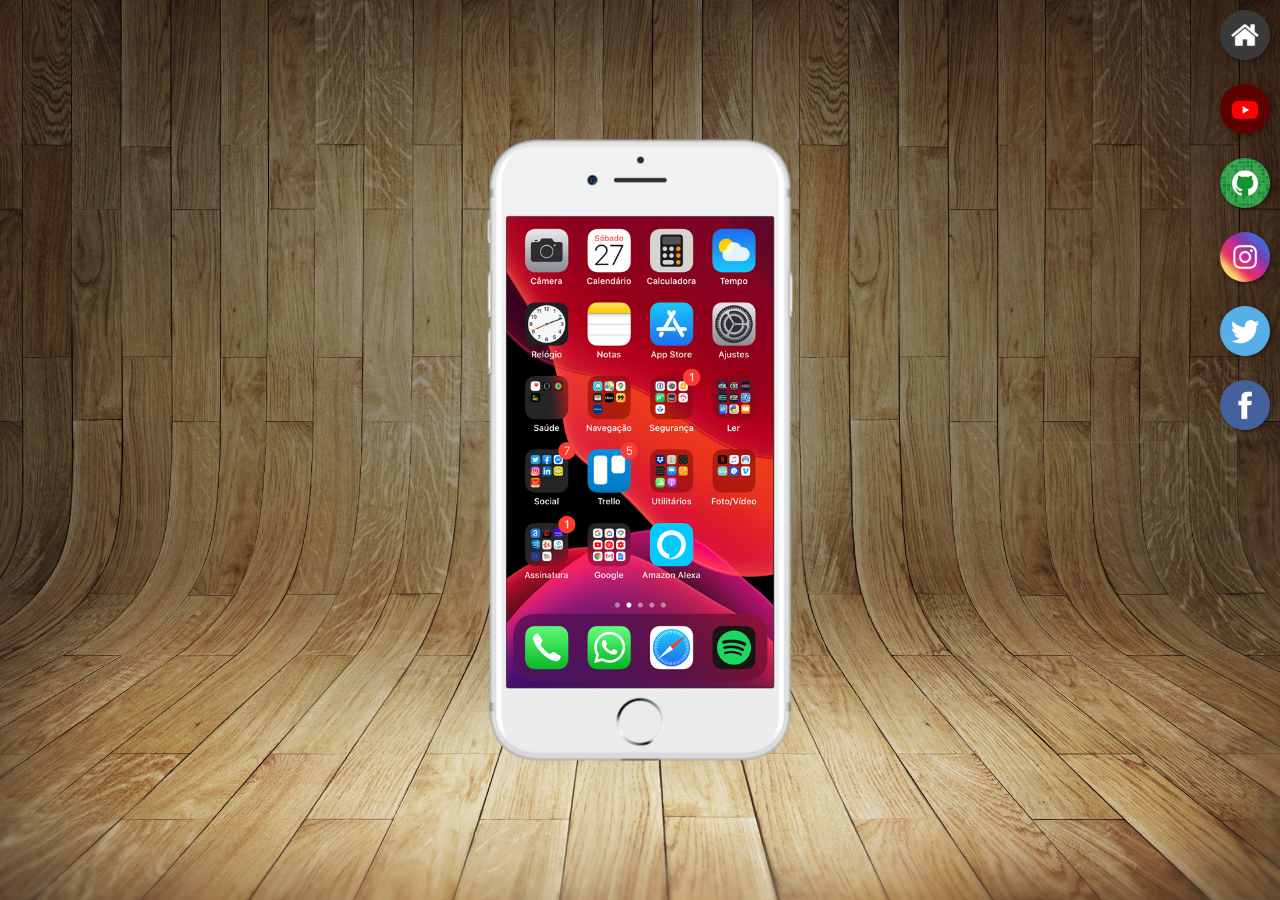
<file: index.html>
<!DOCTYPE html>
<html lang="pt-br">
<head>
    <meta charset="UTF-8">
    <meta http-equiv="X-UA-Compatible" content="IE=edge">
    <meta name="viewport" content="width=device-width, initial-scale=1.0">
    <link rel="shortcut icon" href="favicon.ico" type="image/x-icon">
    <link rel="stylesheet" href="estilos/style.css">
    <title>Projeto Redes Sociais</title>
</head>
<body>
    <main>
        <section id="telefone">
            <iframe src="home.html" name="tela" id="tela" frameborder="0">
                Seu navegador não é compatível com isso.
            </iframe>
        </section>
        <section id="redes-sociais">
            <a href="home.html" target="tela"><img src="imagens/logo-home.jpg" alt="home"></a> <br>
            <a href="youtube.html" target="tela"><img src="imagens/logo-youtube.jpg" alt="youtube"></a> <br>
            <a href="github.html" target="tela"><img src="imagens/logo-github.jpg" alt="github"></a> <br>
            <a href="instagram.html" target="tela"><img src="imagens/logo-instagram.jpg" alt="instagram"></a> <br>
            <a href="twitter.html" target="tela"><img src="imagens/logo-twitter.jpg" alt="twitter"></a> <br>
            <a href="facebook.html" target="tela"><img src="imagens/logo-facebook.jpg" alt="facebook"></a>
        </section>
    </main>
</body>
</html>
</file>
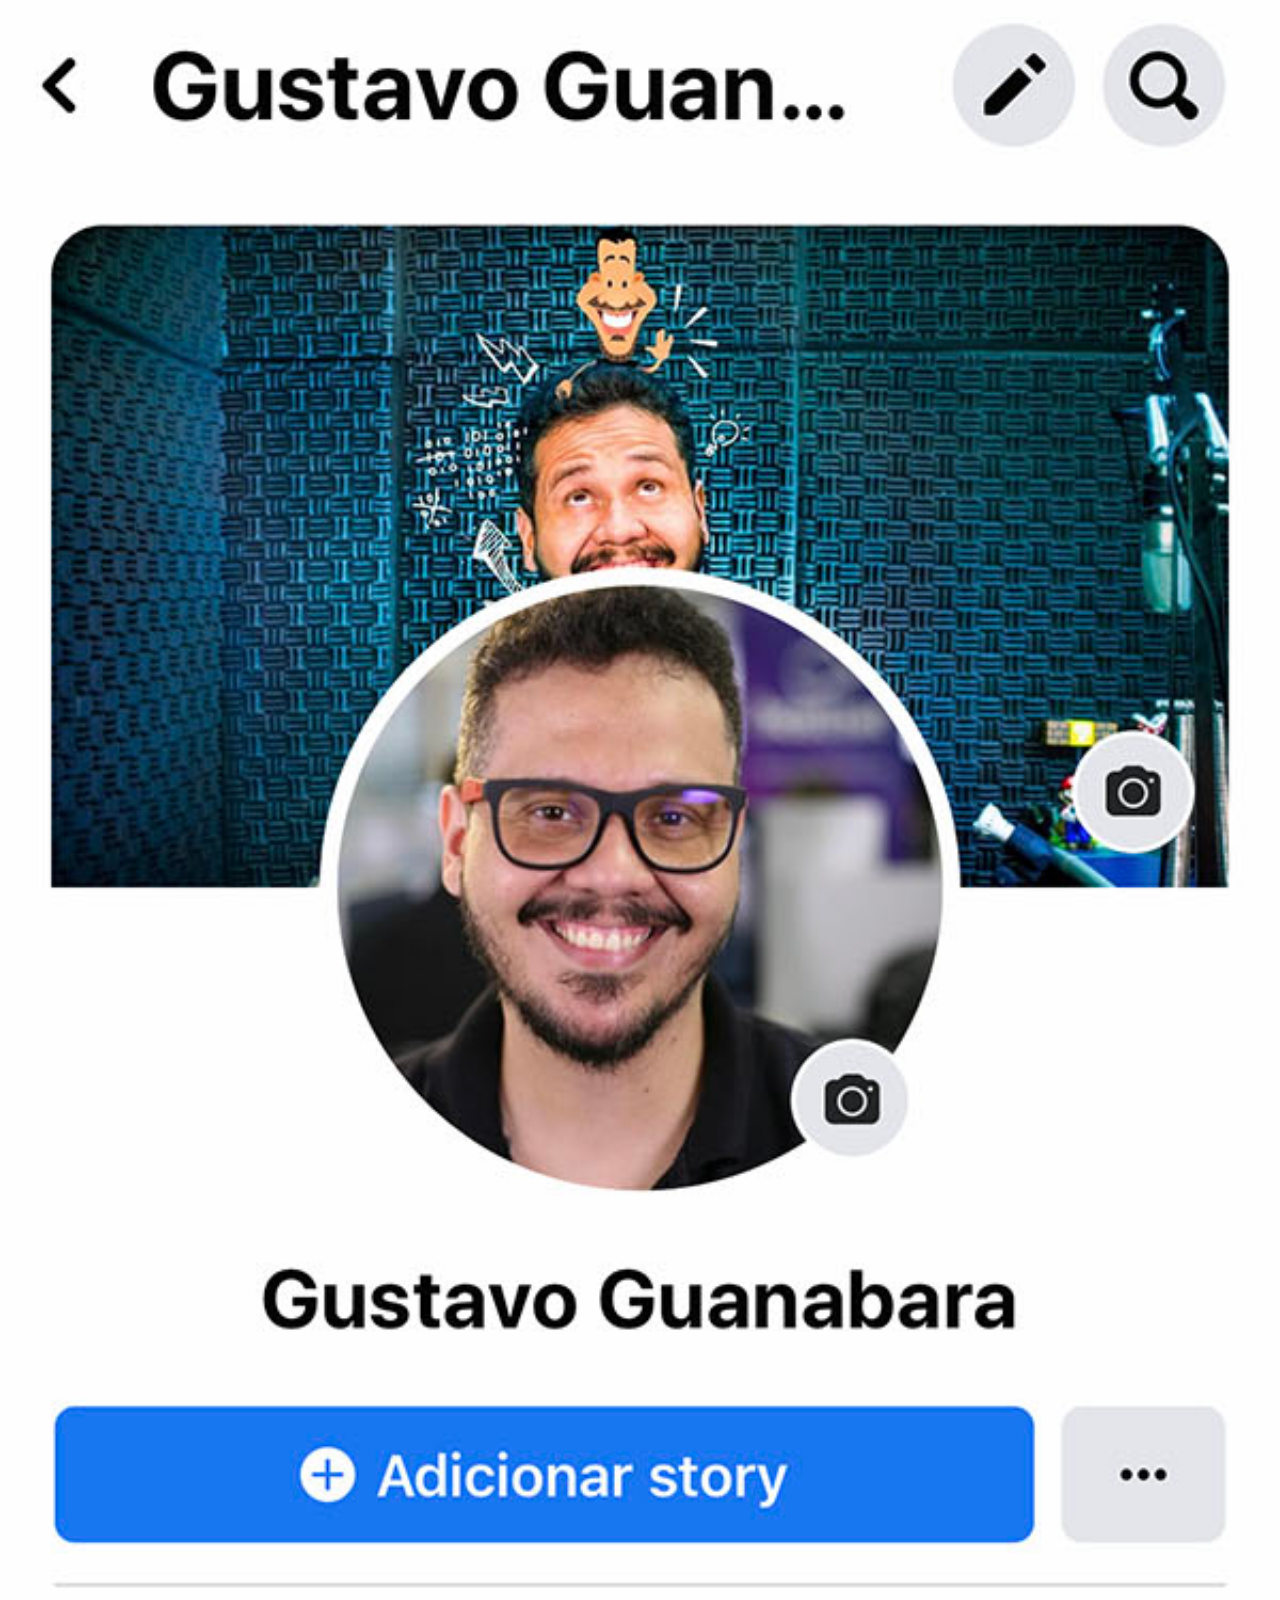
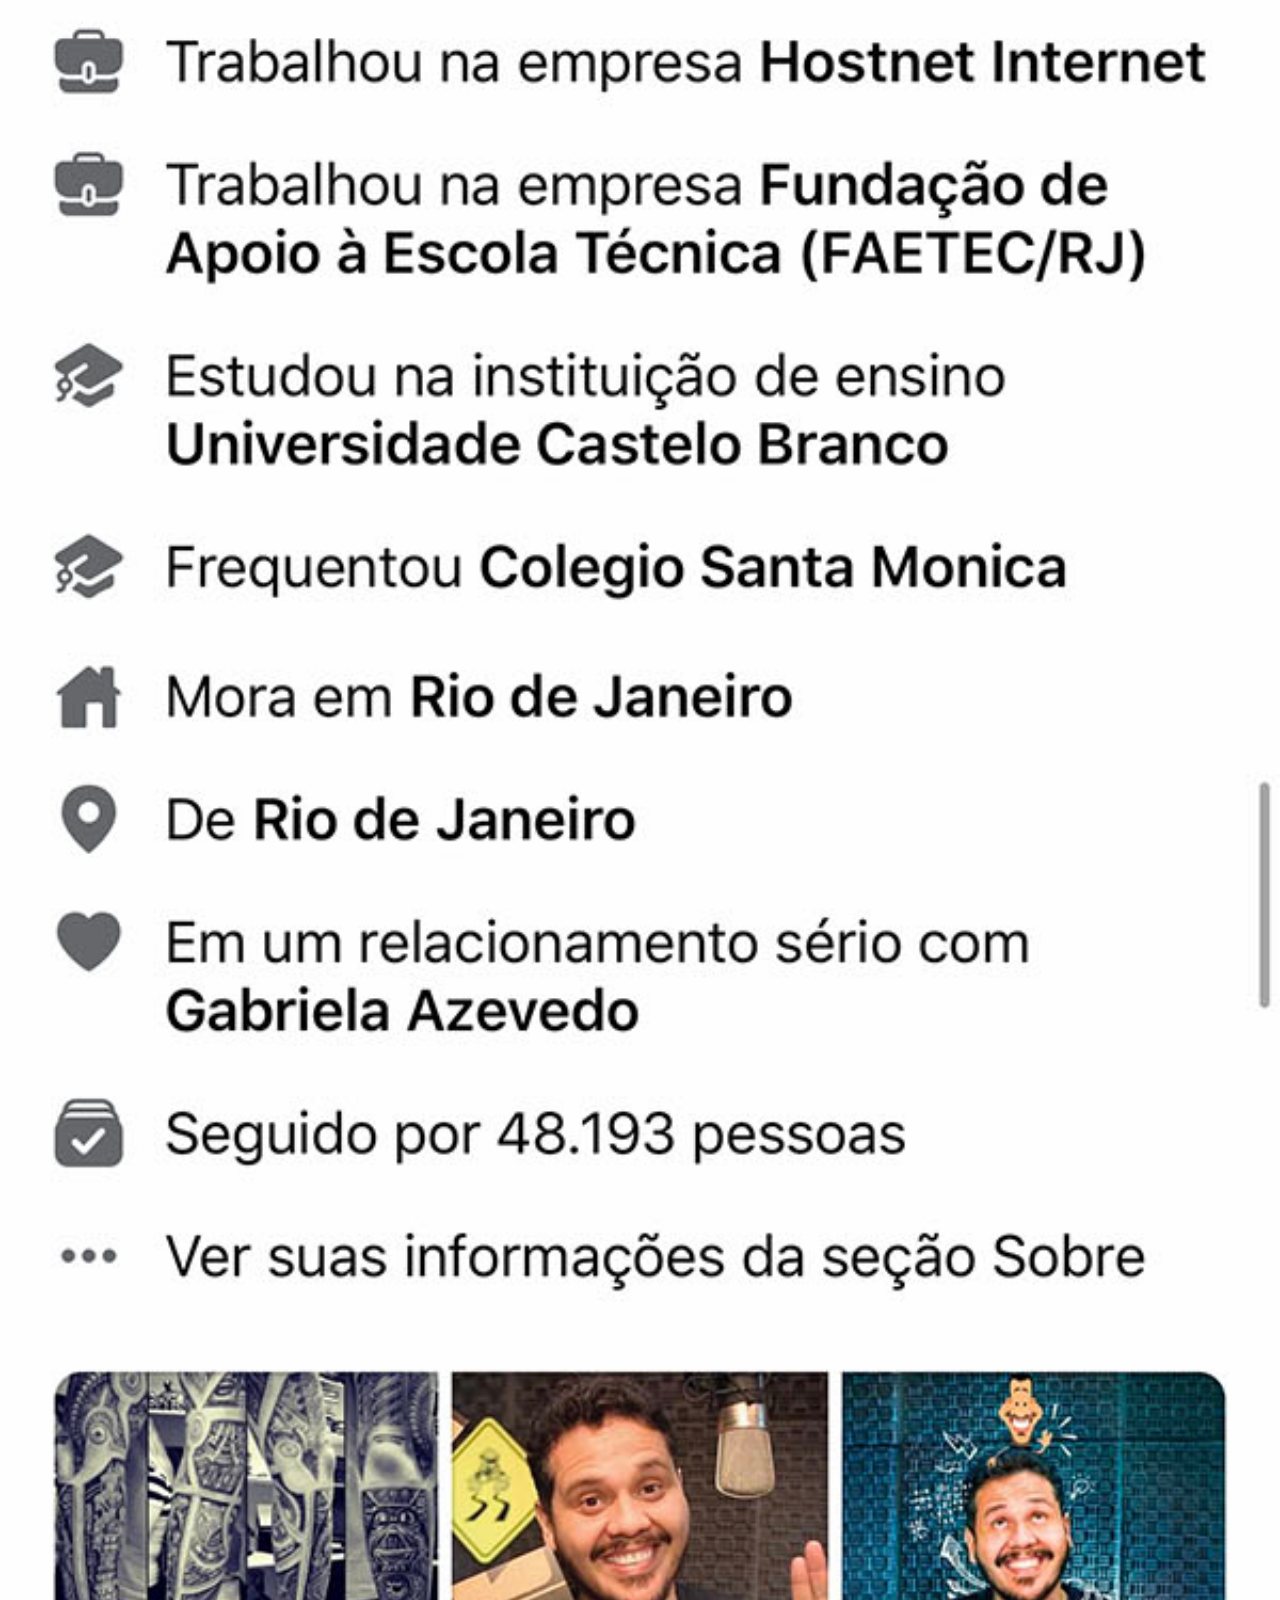
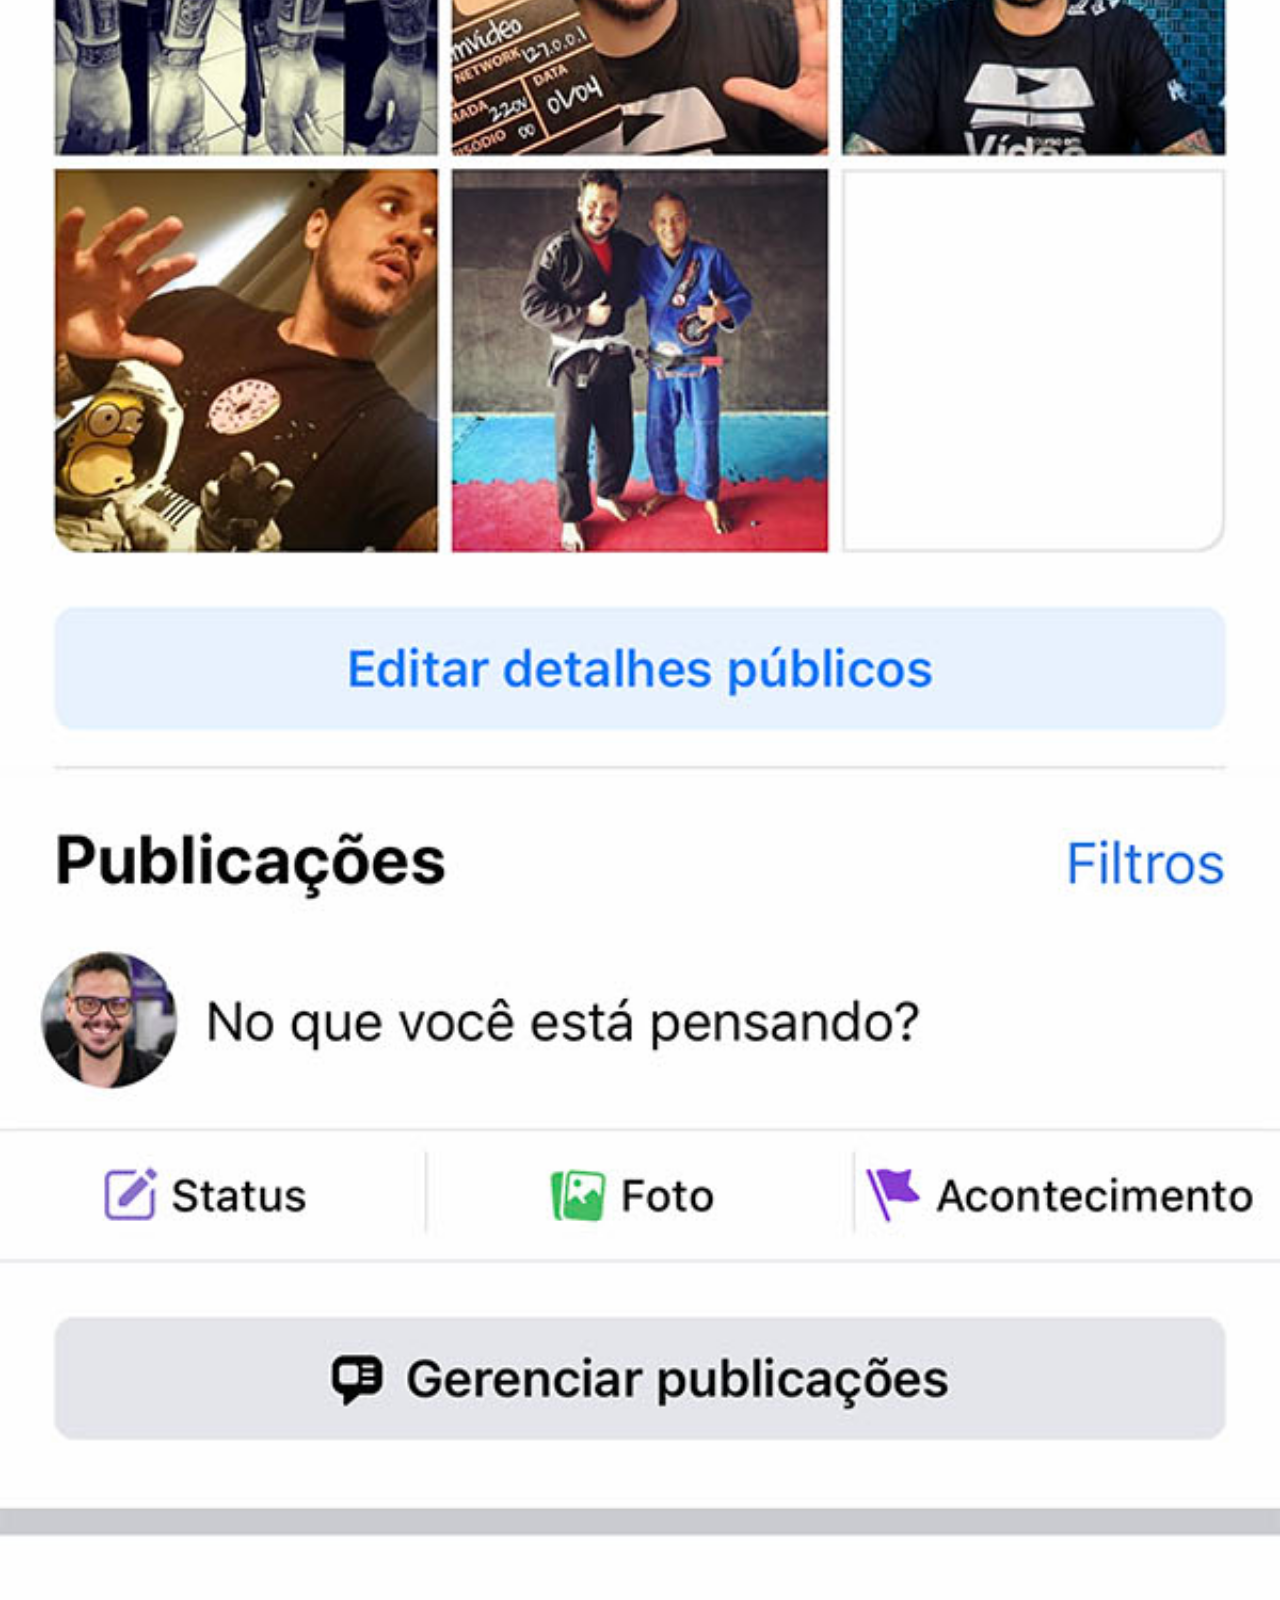
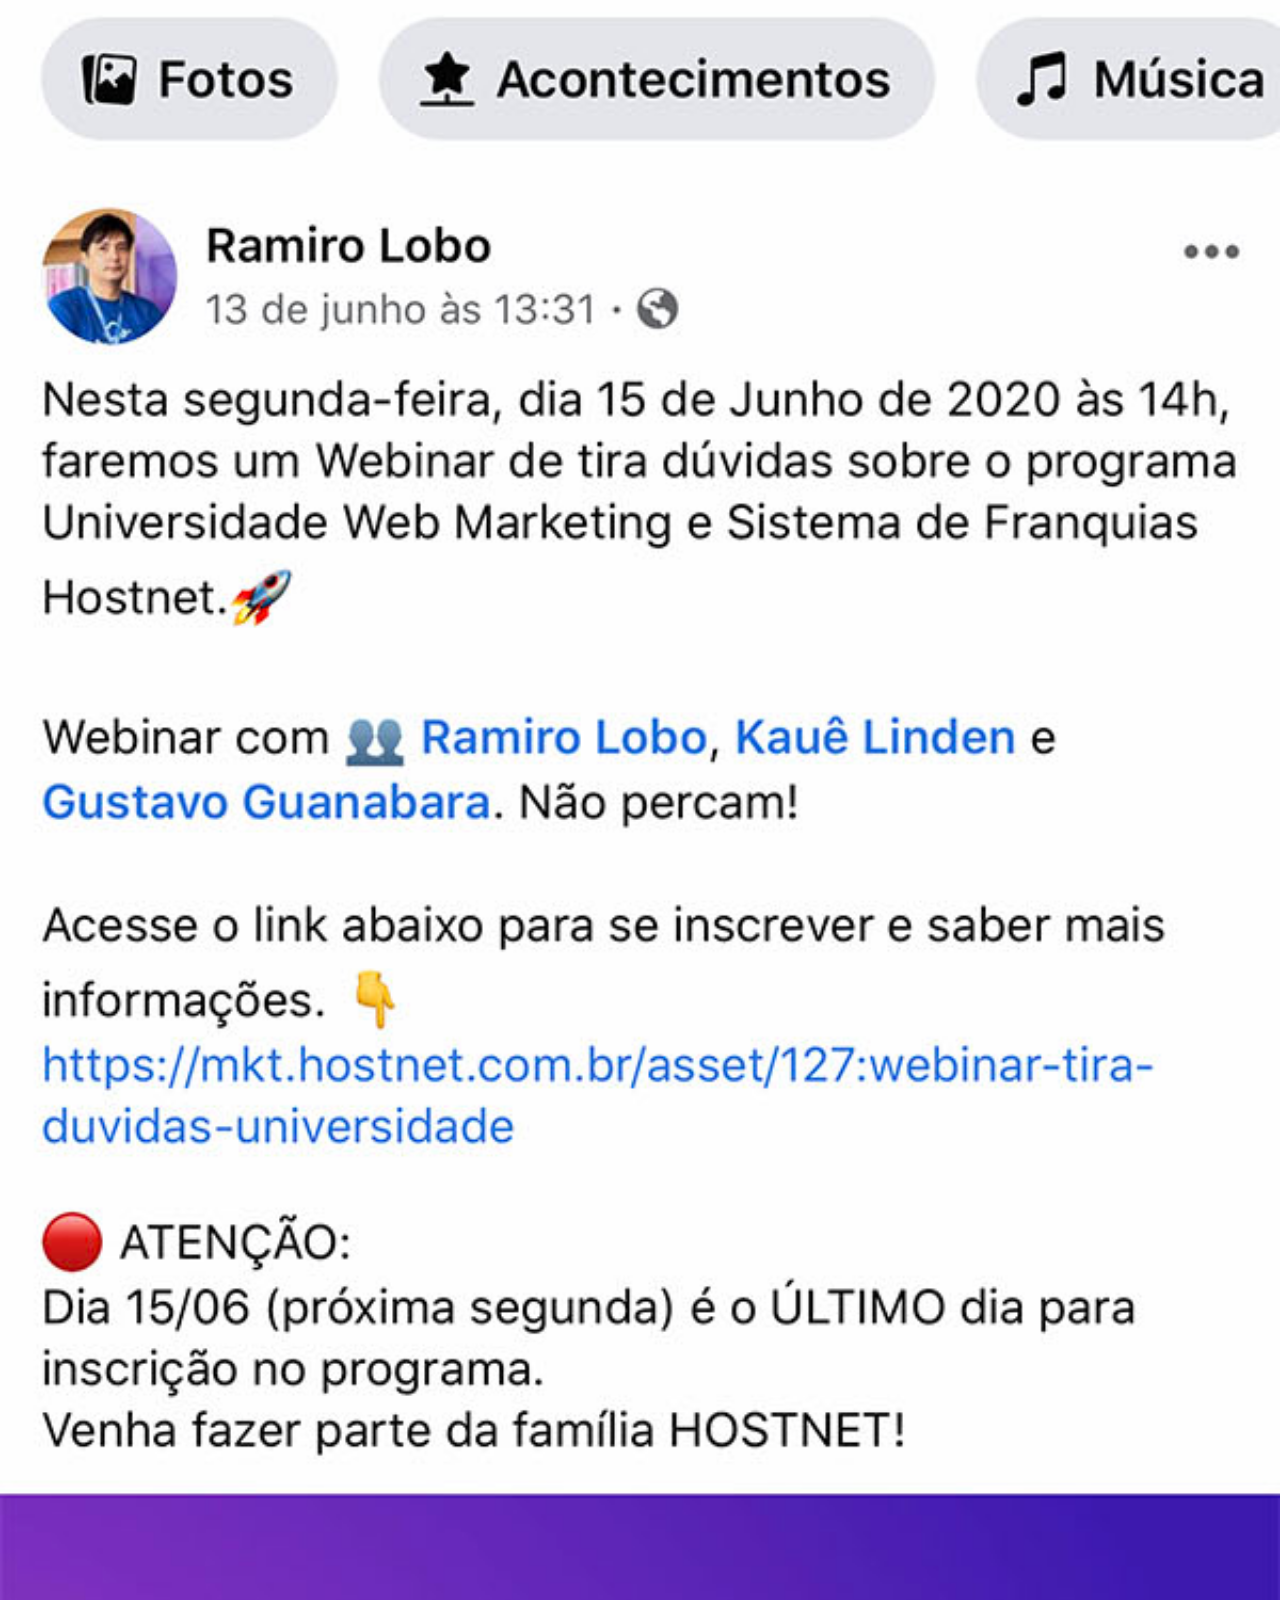
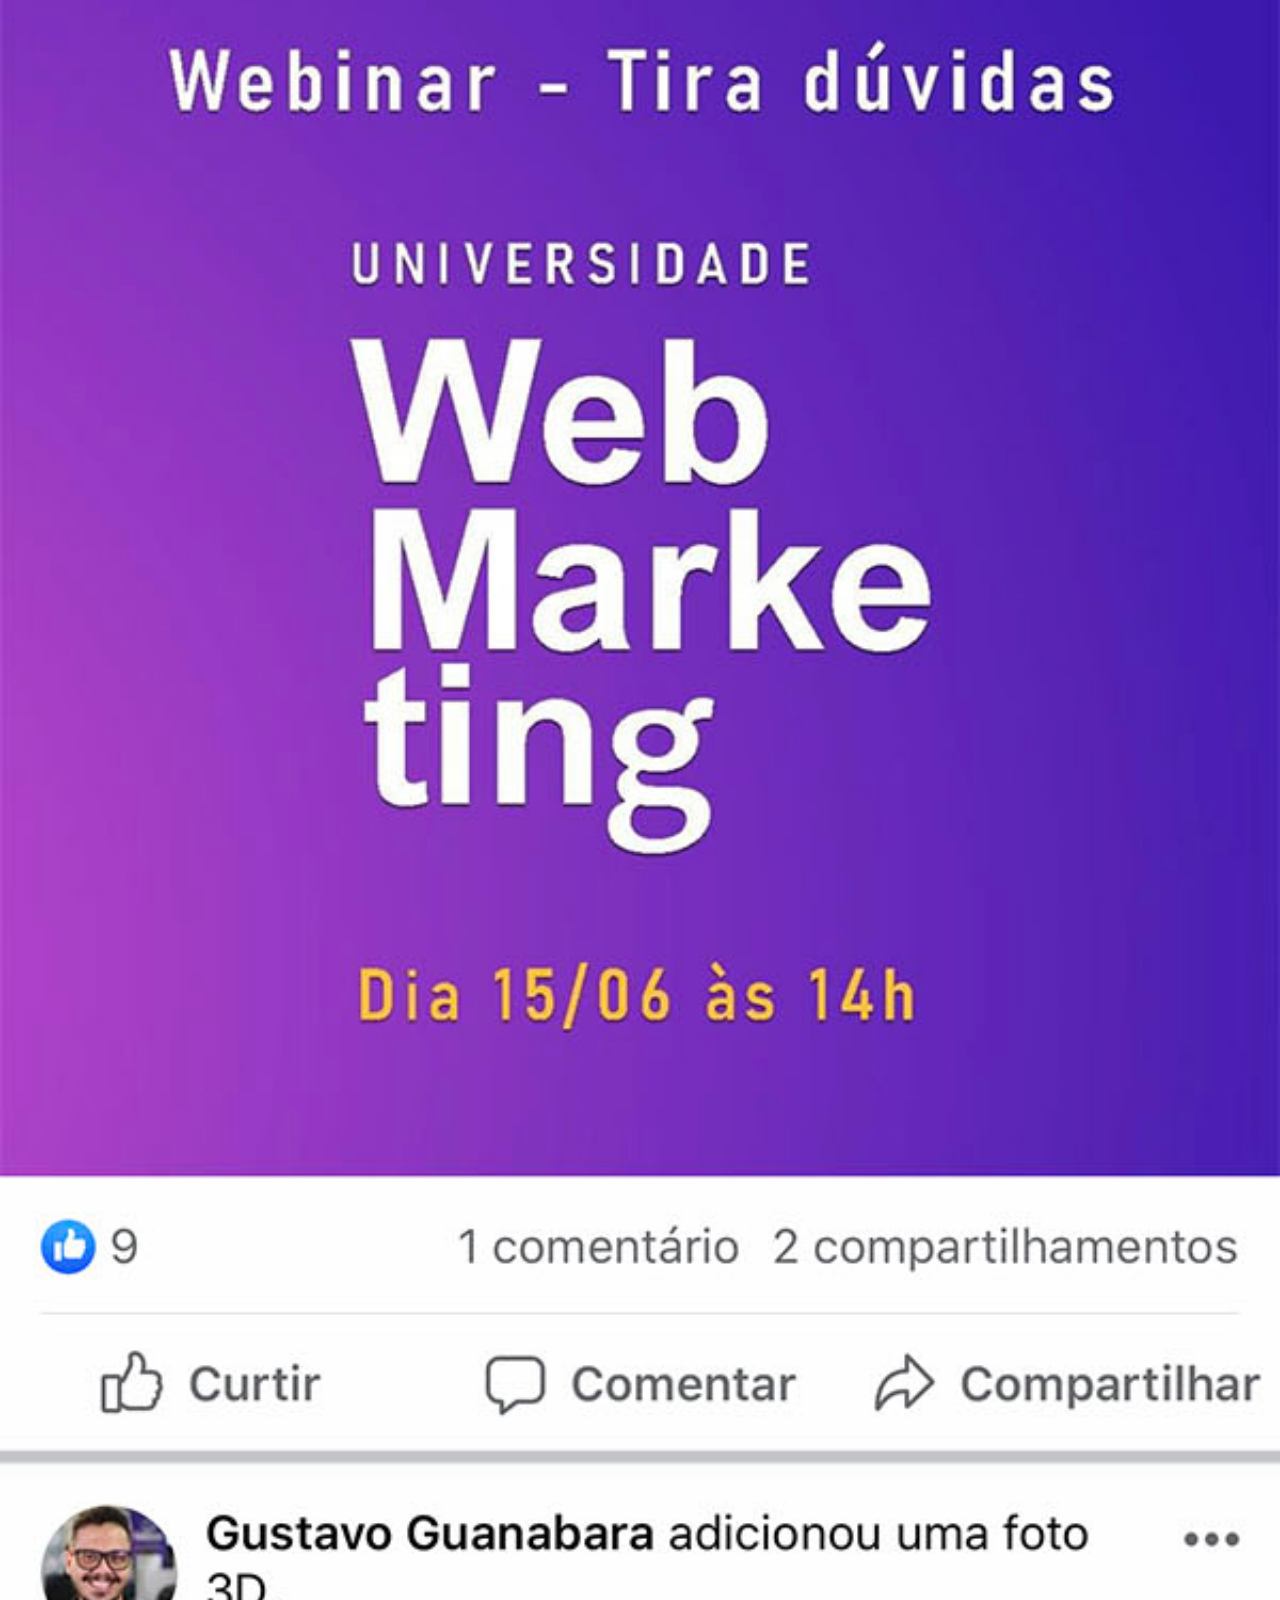
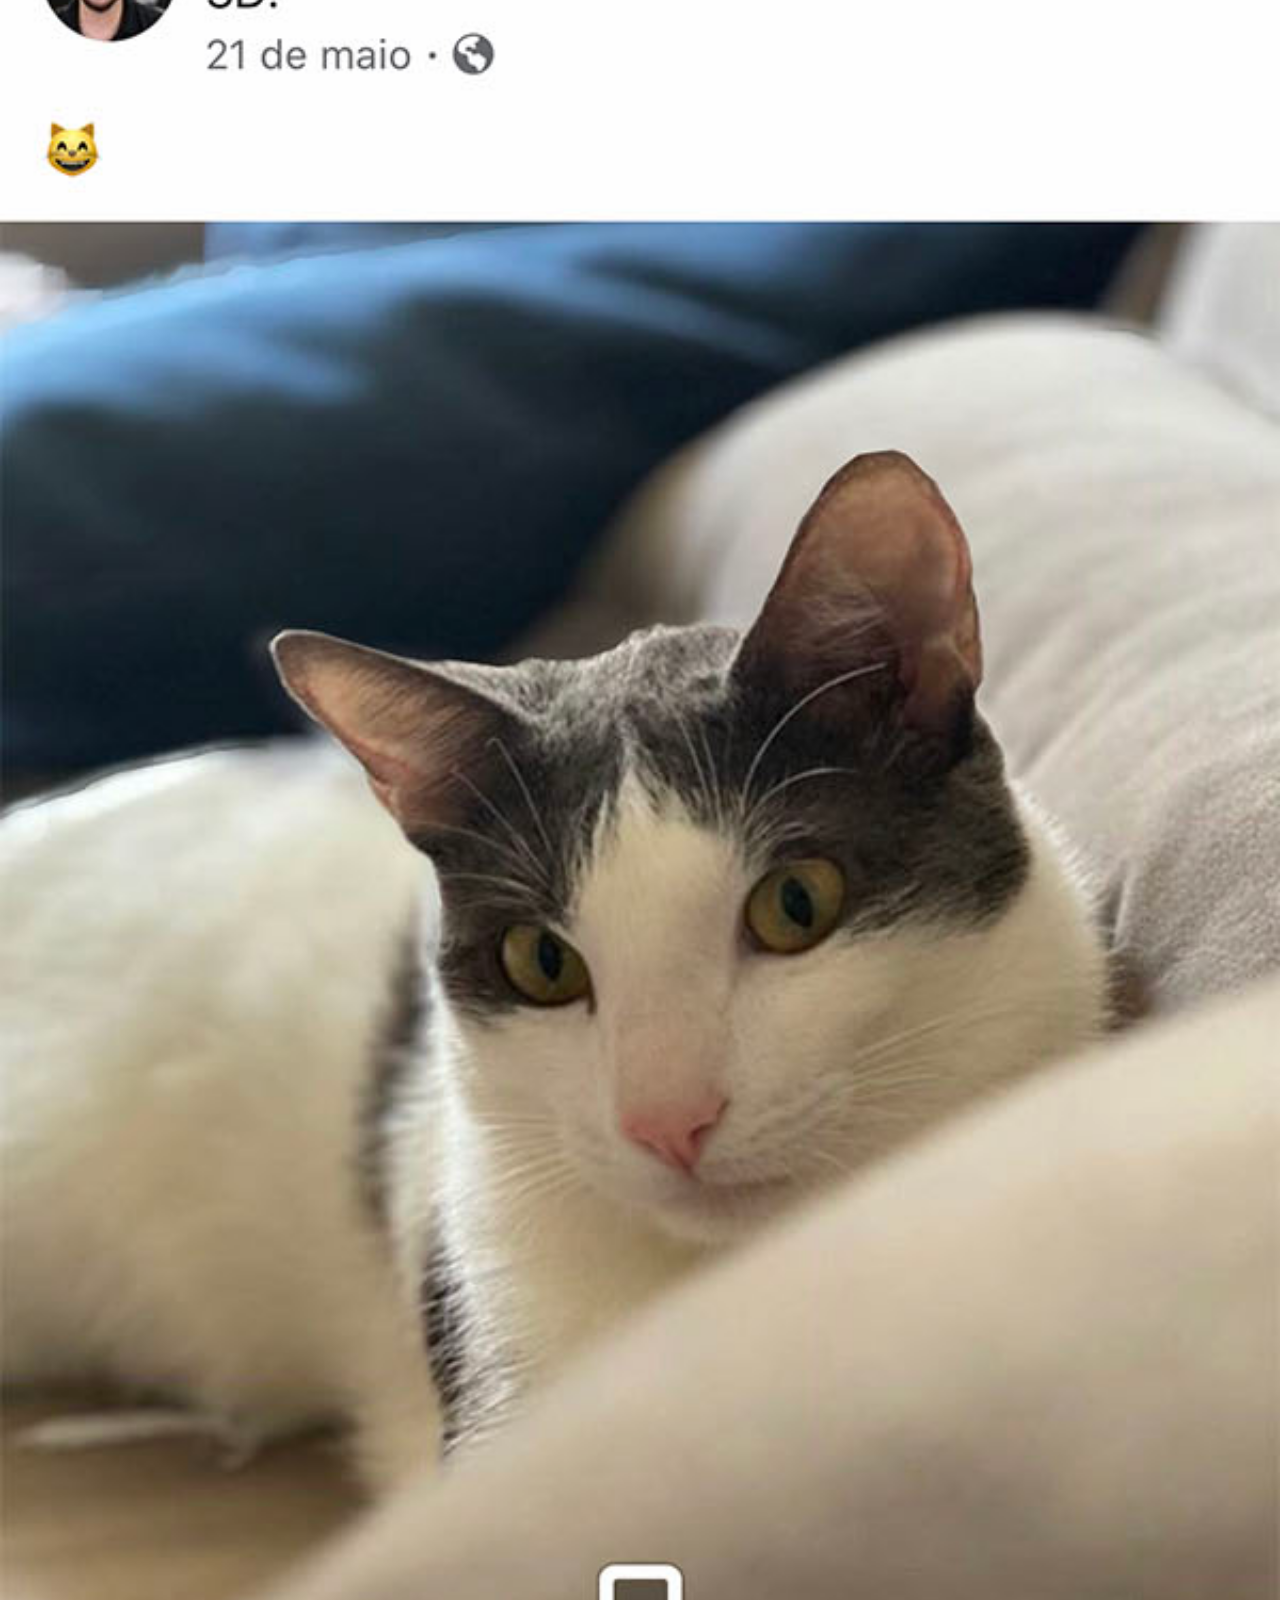
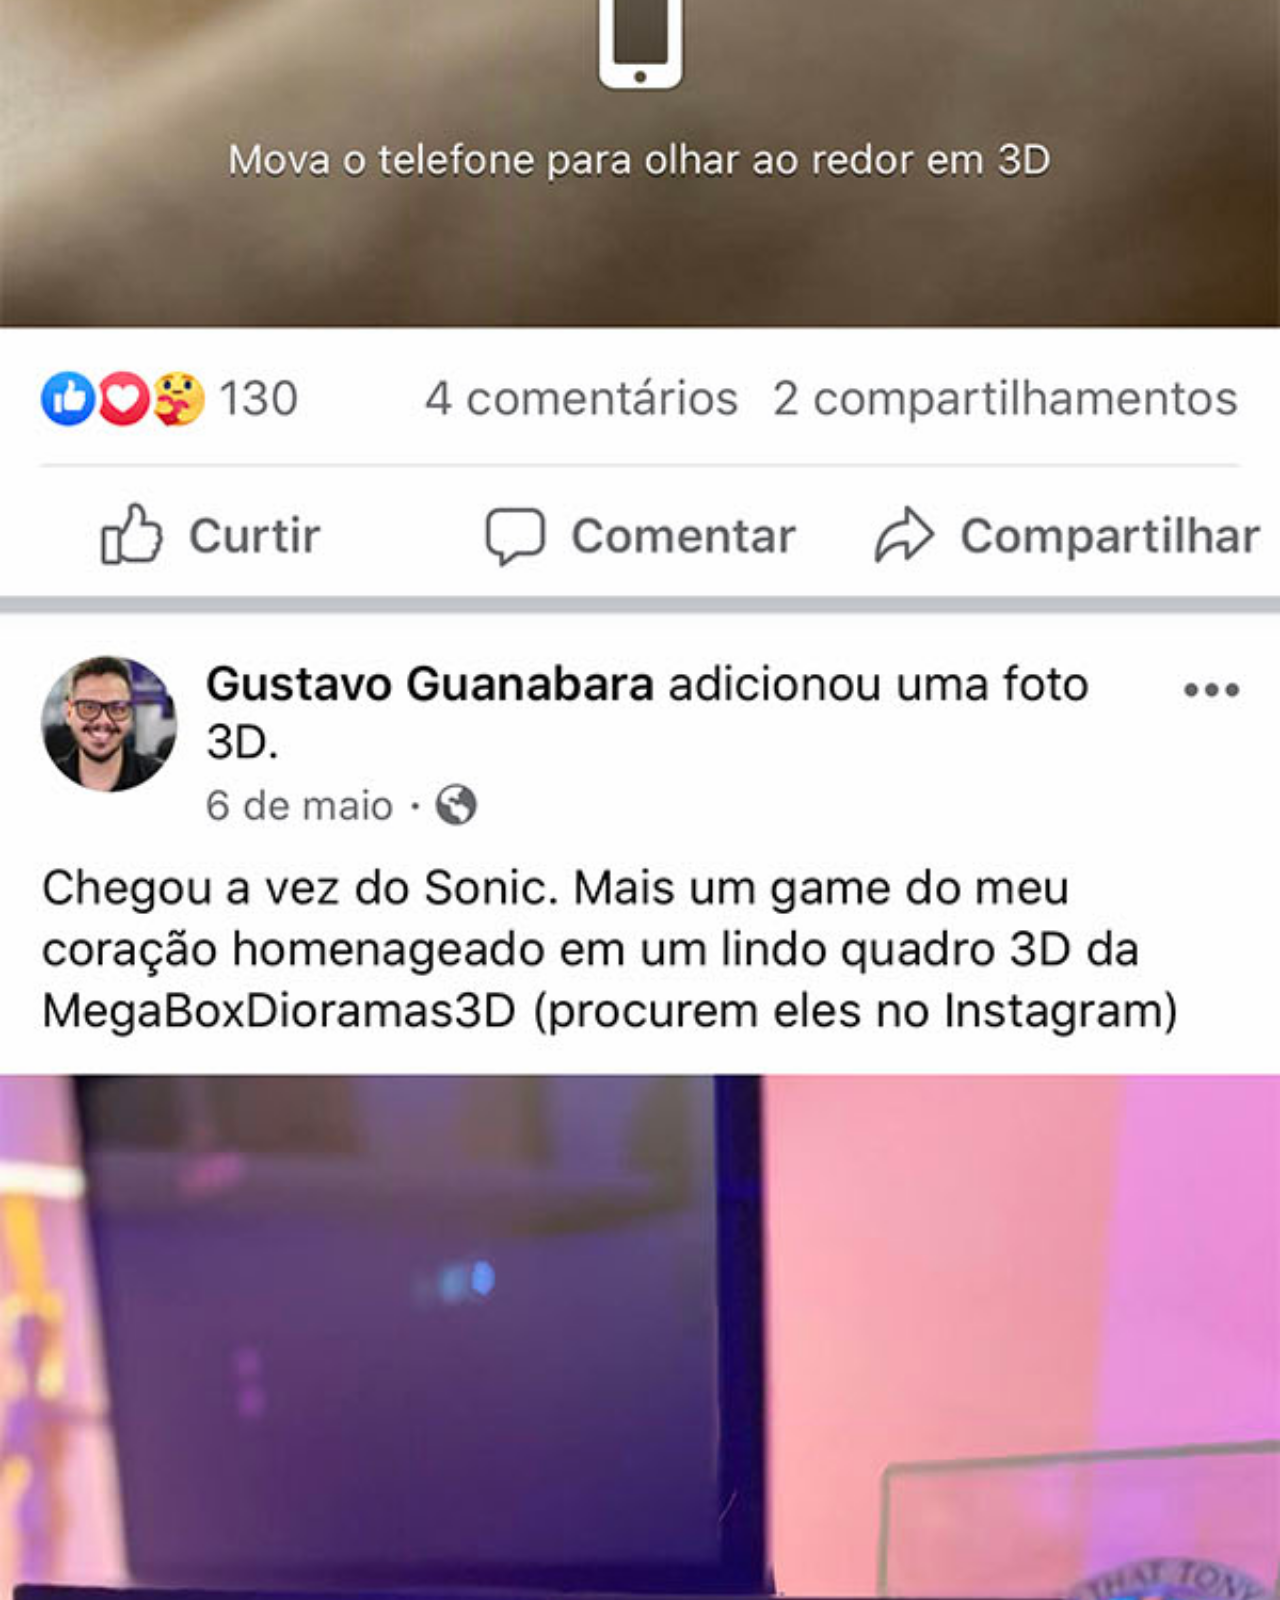
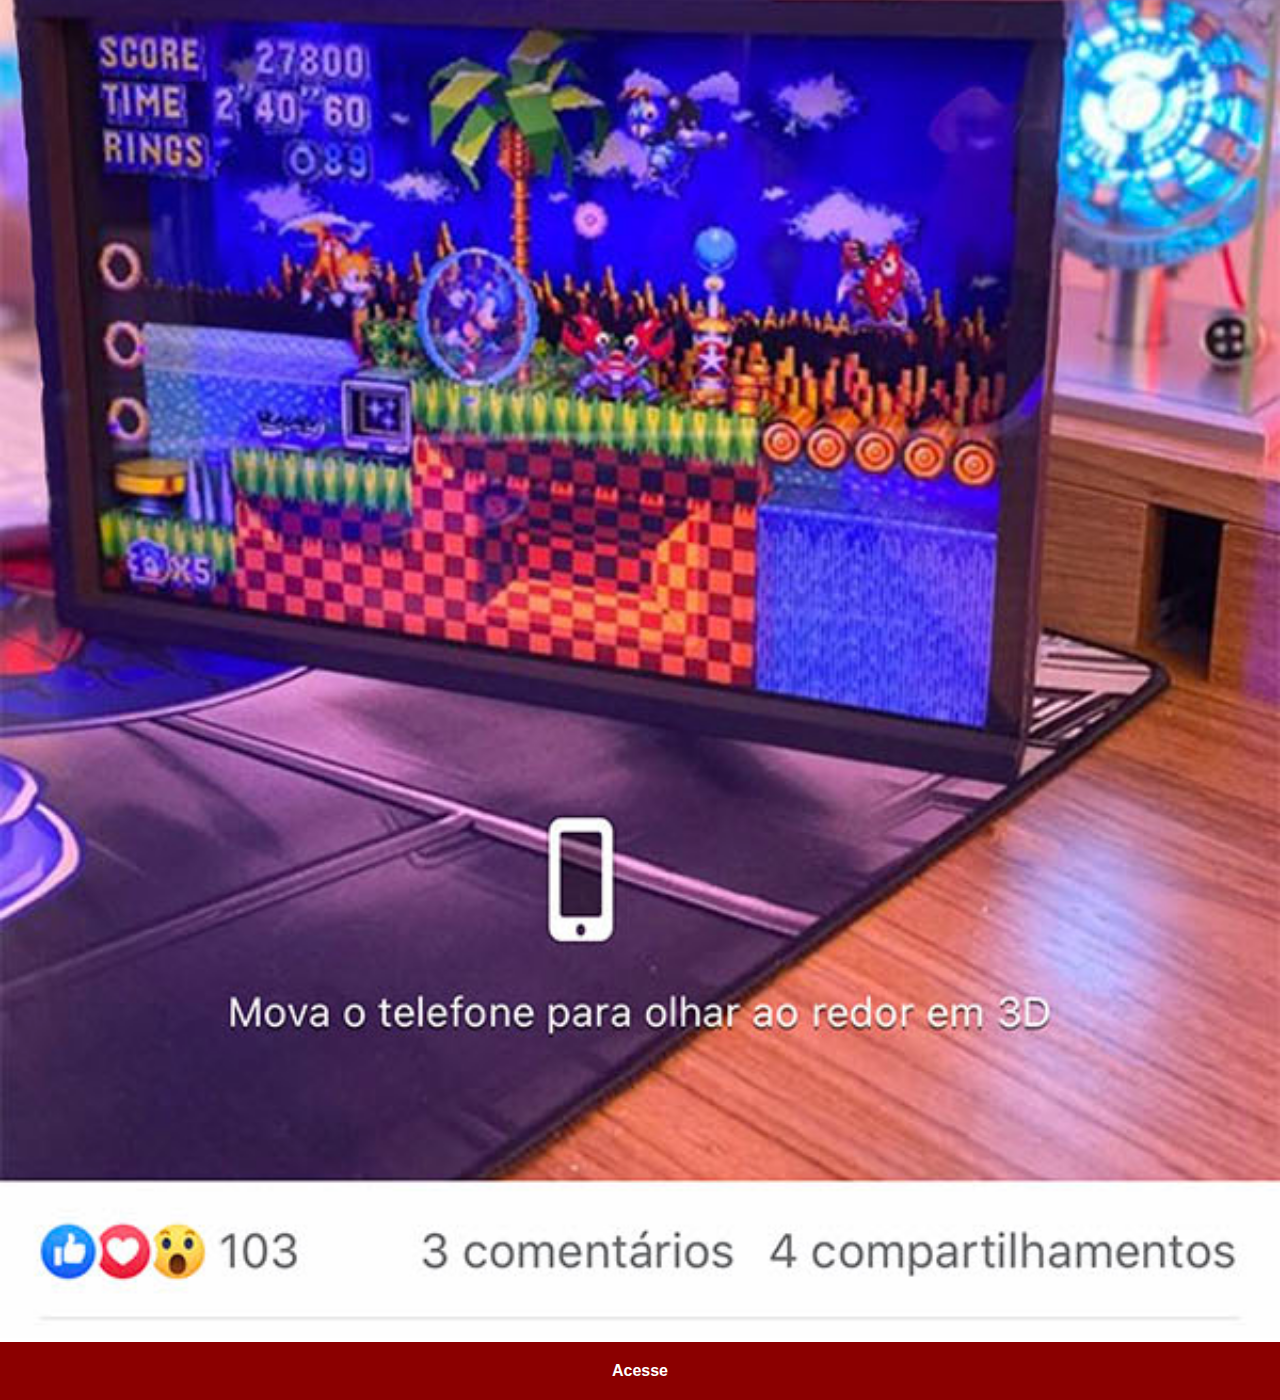
<file: facebook.html>
<!DOCTYPE html>
<html lang="pt-br">
<head>
    <meta charset="UTF-8">
    <meta http-equiv="X-UA-Compatible" content="IE=edge">
    <meta name="viewport" content="width=device-width, initial-scale=1.0">
    <link rel="stylesheet" href="estilos/socials.css">
    <title>Facebook</title>
</head>
<body>
    <img src="imagens/tela-facebook.jpg" alt="facebook">
    <a href="https://www.facebook.com/gustavoguanabara/?locale=pt_BR" target="_blank">Acesse</a>
</body>
</html>
</file>
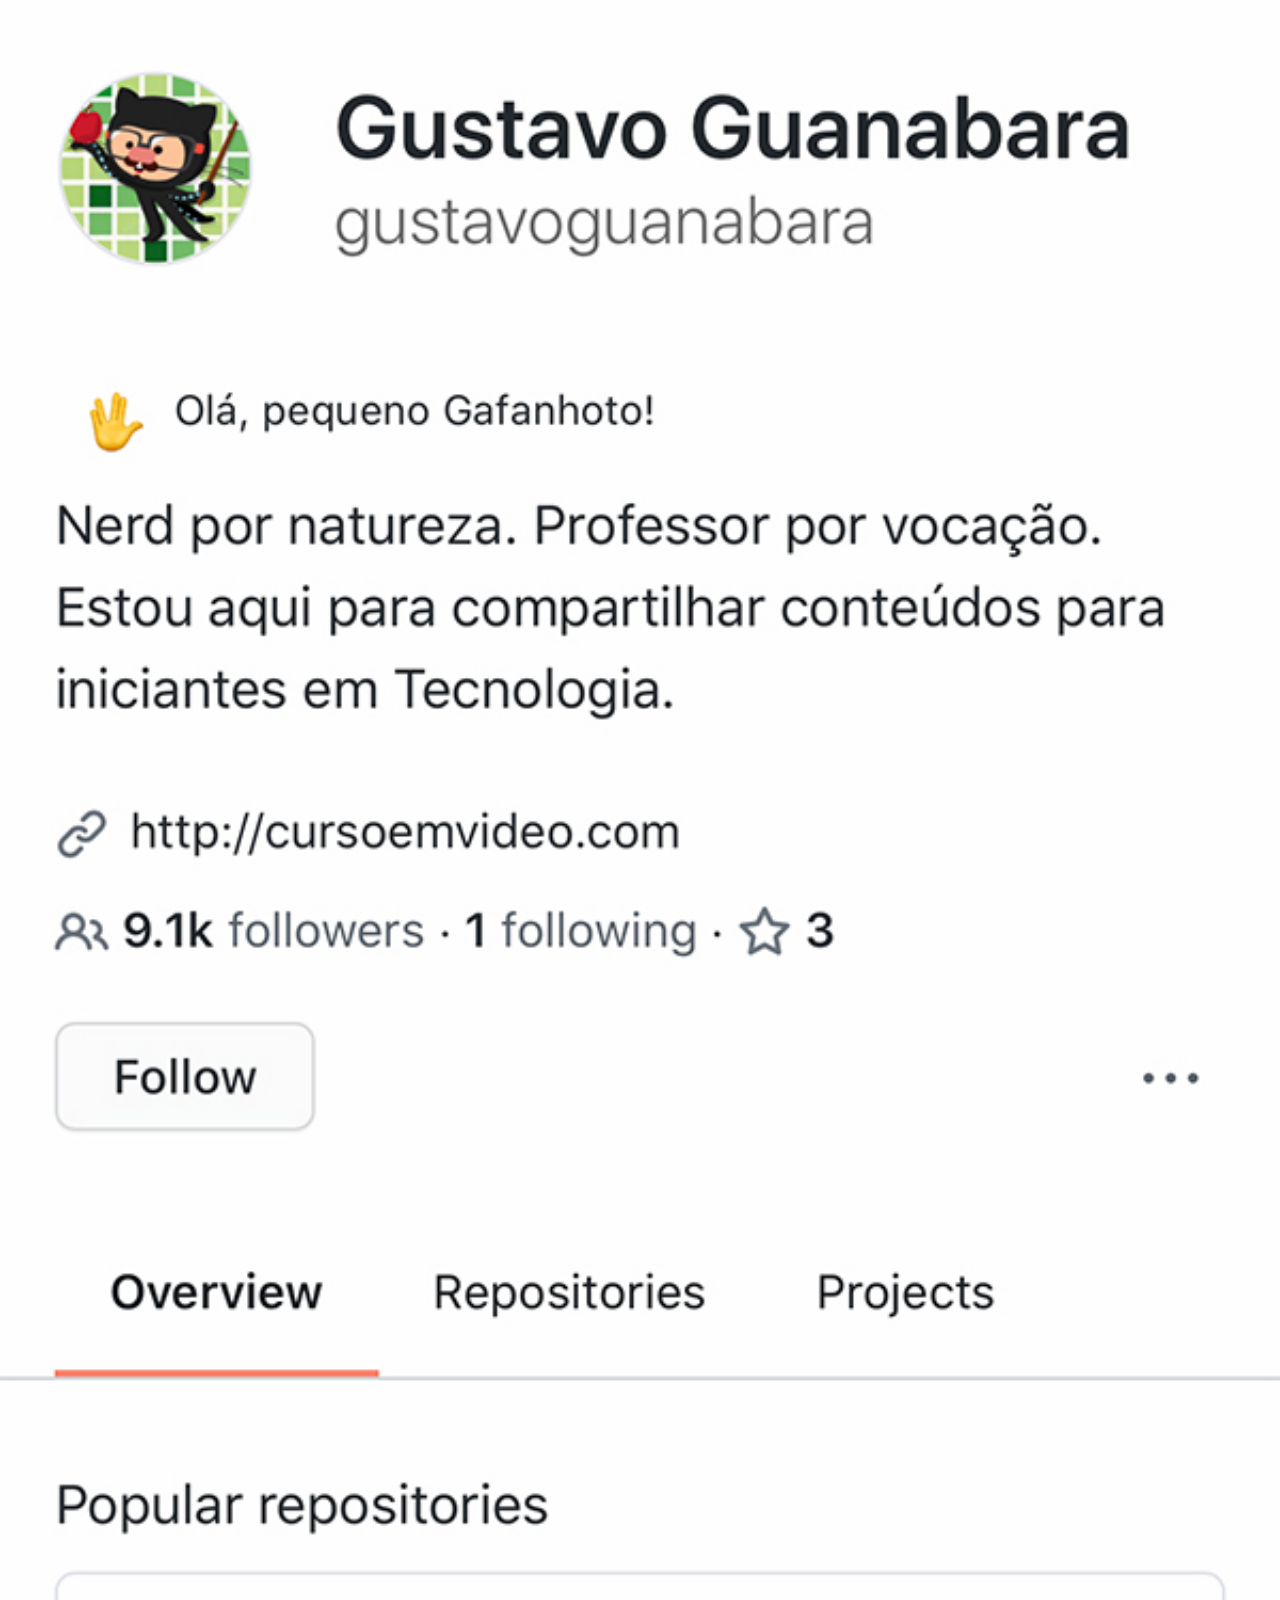
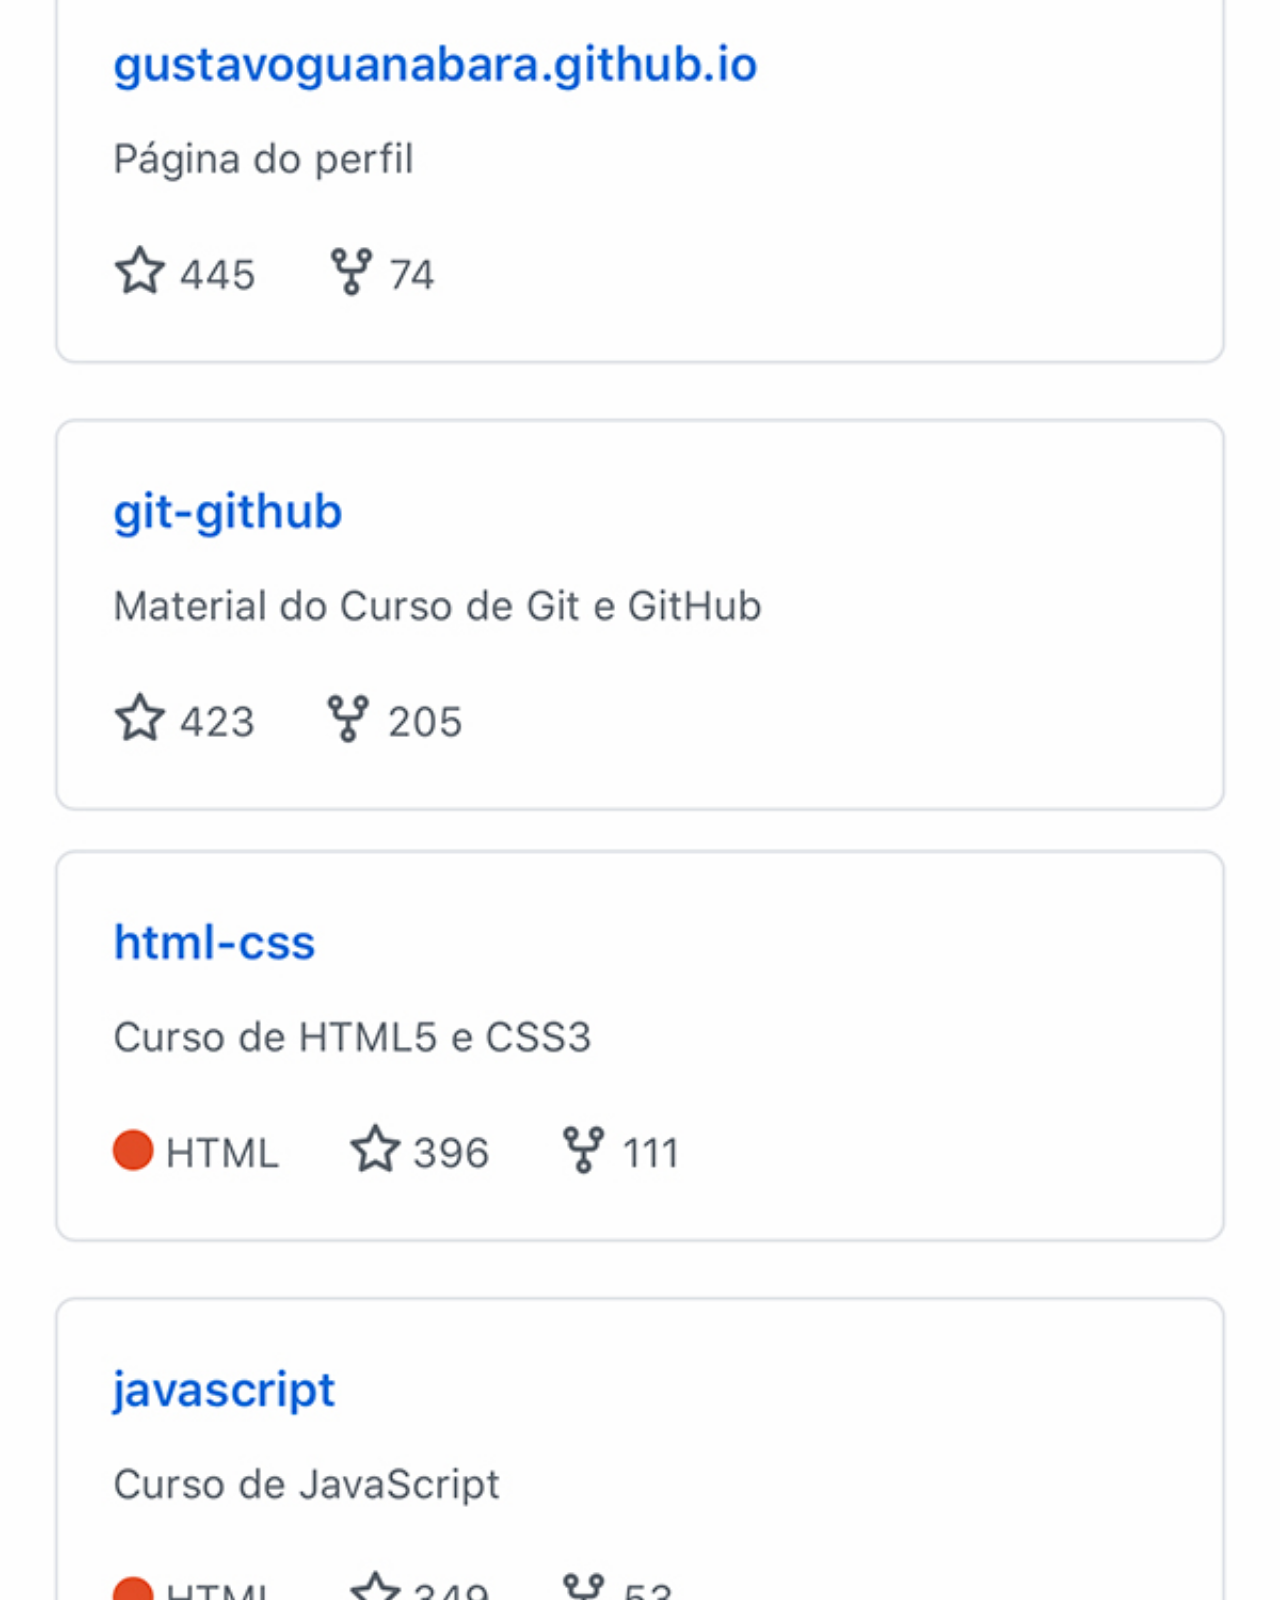
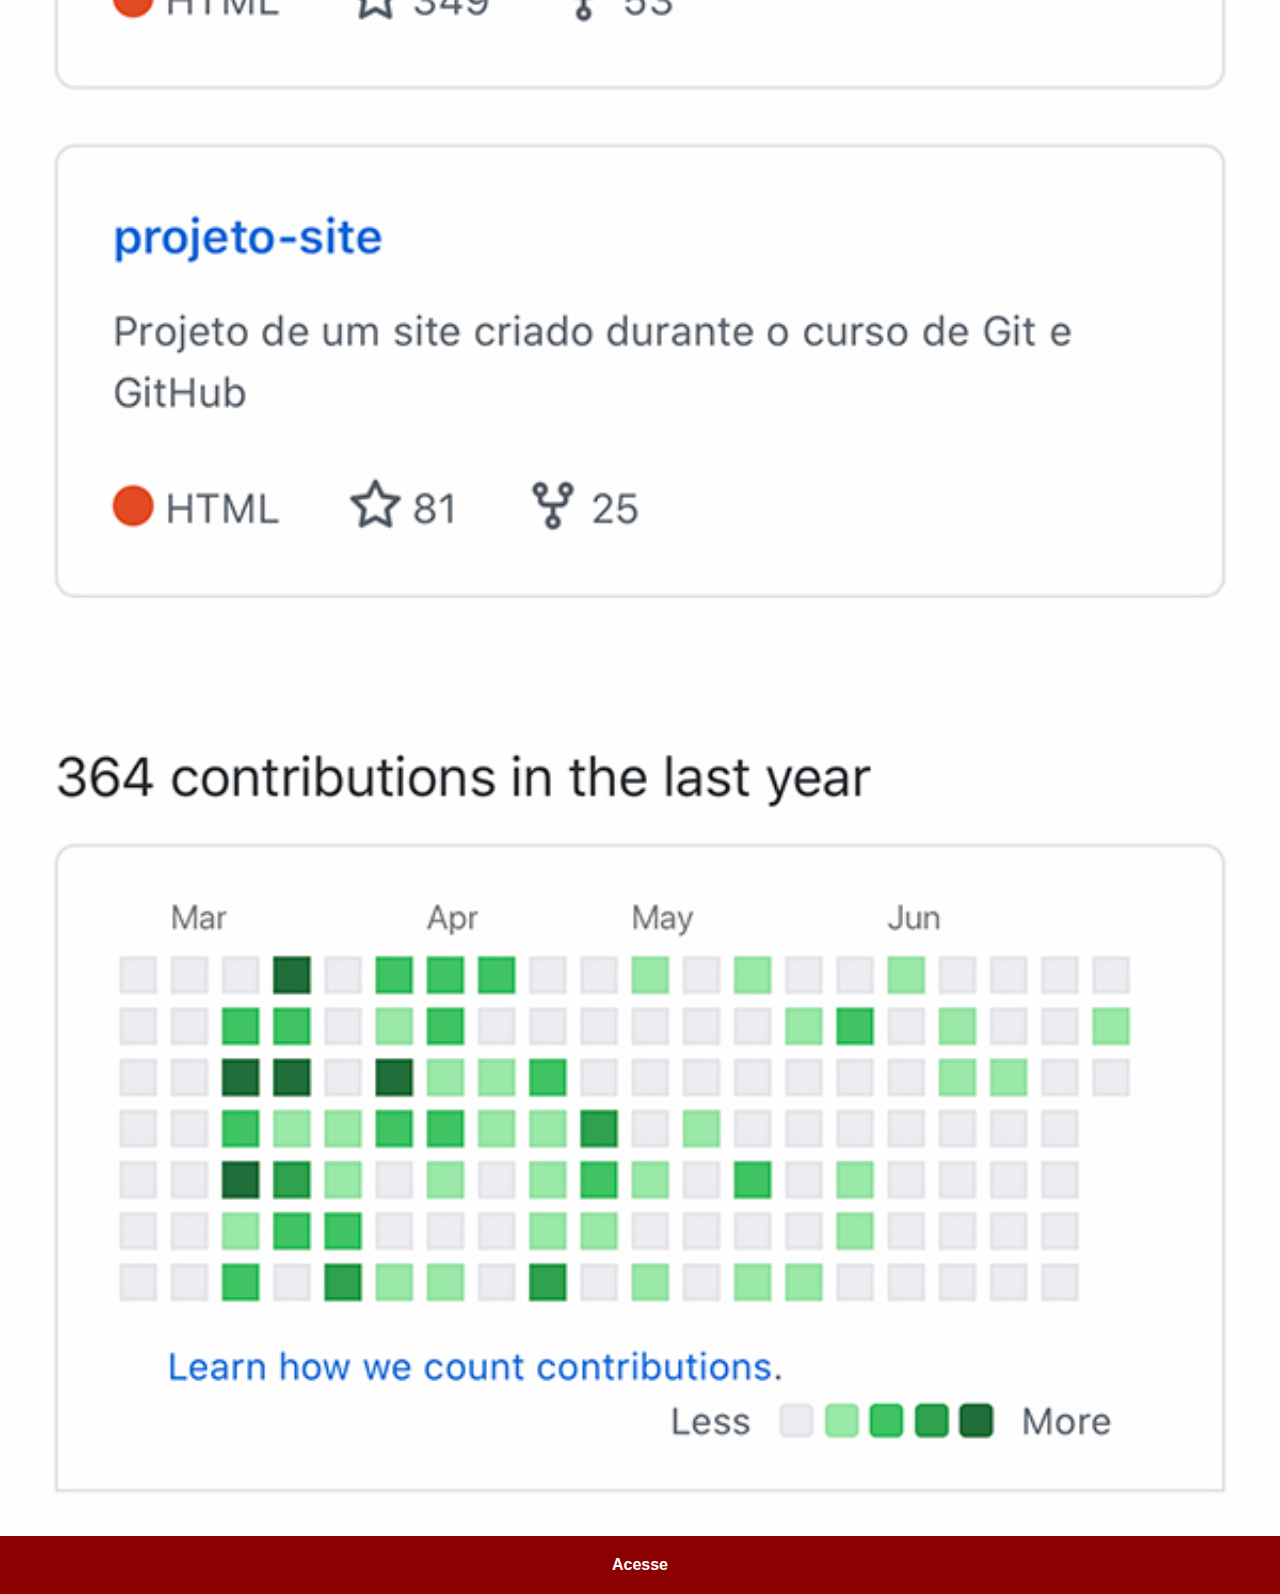
<file: github.html>
<!DOCTYPE html>
<html lang="pt-br">
<head>
    <meta charset="UTF-8">
    <meta http-equiv="X-UA-Compatible" content="IE=edge">
    <meta name="viewport" content="width=device-width, initial-scale=1.0">
    <link rel="stylesheet" href="estilos/socials.css">
    <title>GitHub</title>
</head>
<body>
    <img src="imagens/tela-github.jpg" alt="Github">
    <a href="https://github.com/gustavoguanabara" target="_blank">Acesse</a>
</body>
</html>
</file>
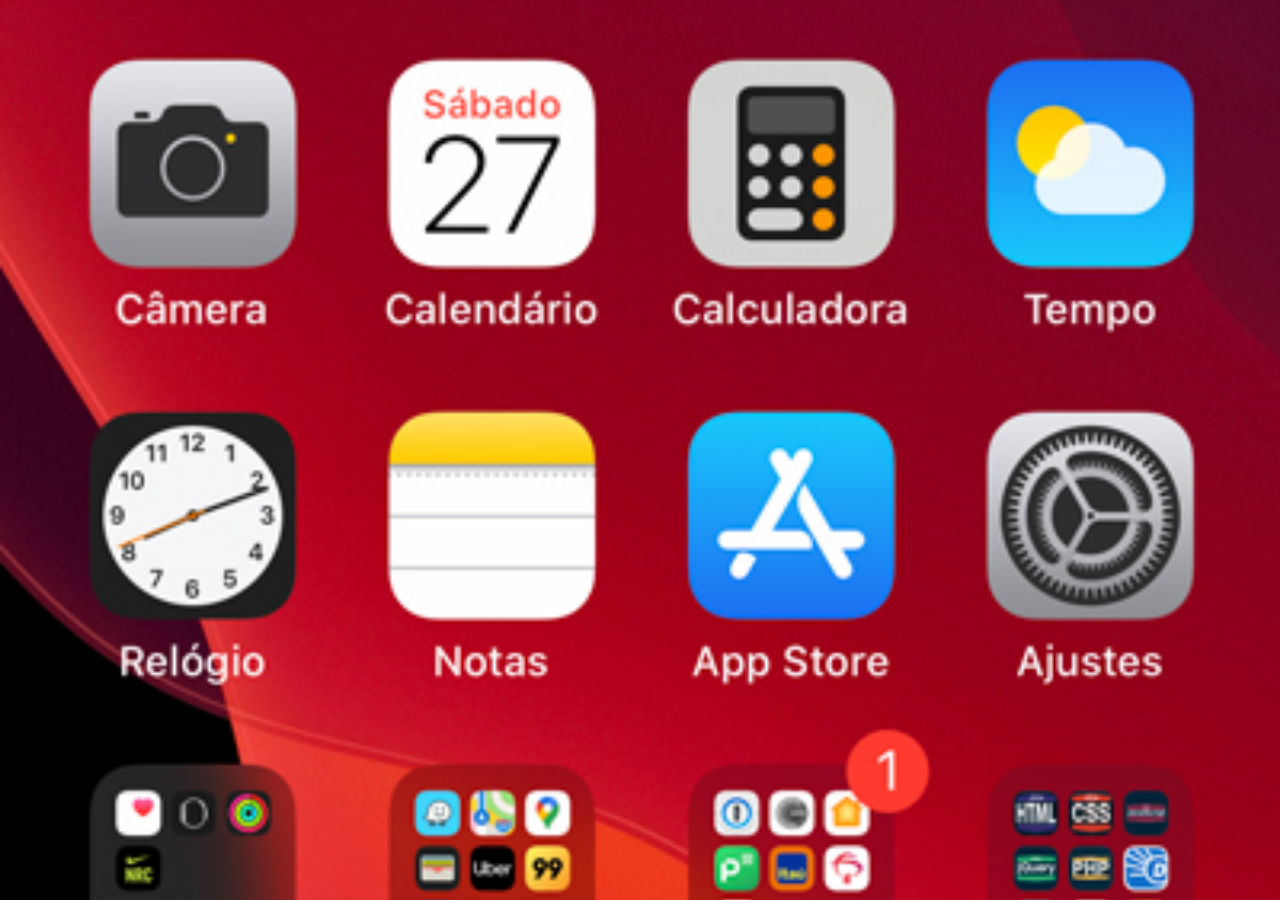
<file: home.html>
<!DOCTYPE html>
<html lang="en">
<head>
    <meta charset="UTF-8">
    <meta http-equiv="X-UA-Compatible" content="IE=edge">
    <meta name="viewport" content="width=device-width, initial-scale=1.0">
    <title>Home</title>
   
</head>
<style>
    * {
        margin: 0px;
        padding: 0px;
    }
    body {
        height: 100vh;
        width: 100vw;
        background: black url(imagens/tela-home.jpg) no-repeat top center;
        background-size: cover;
    }
</style>
<body>
    
</body>
</html>
</file>
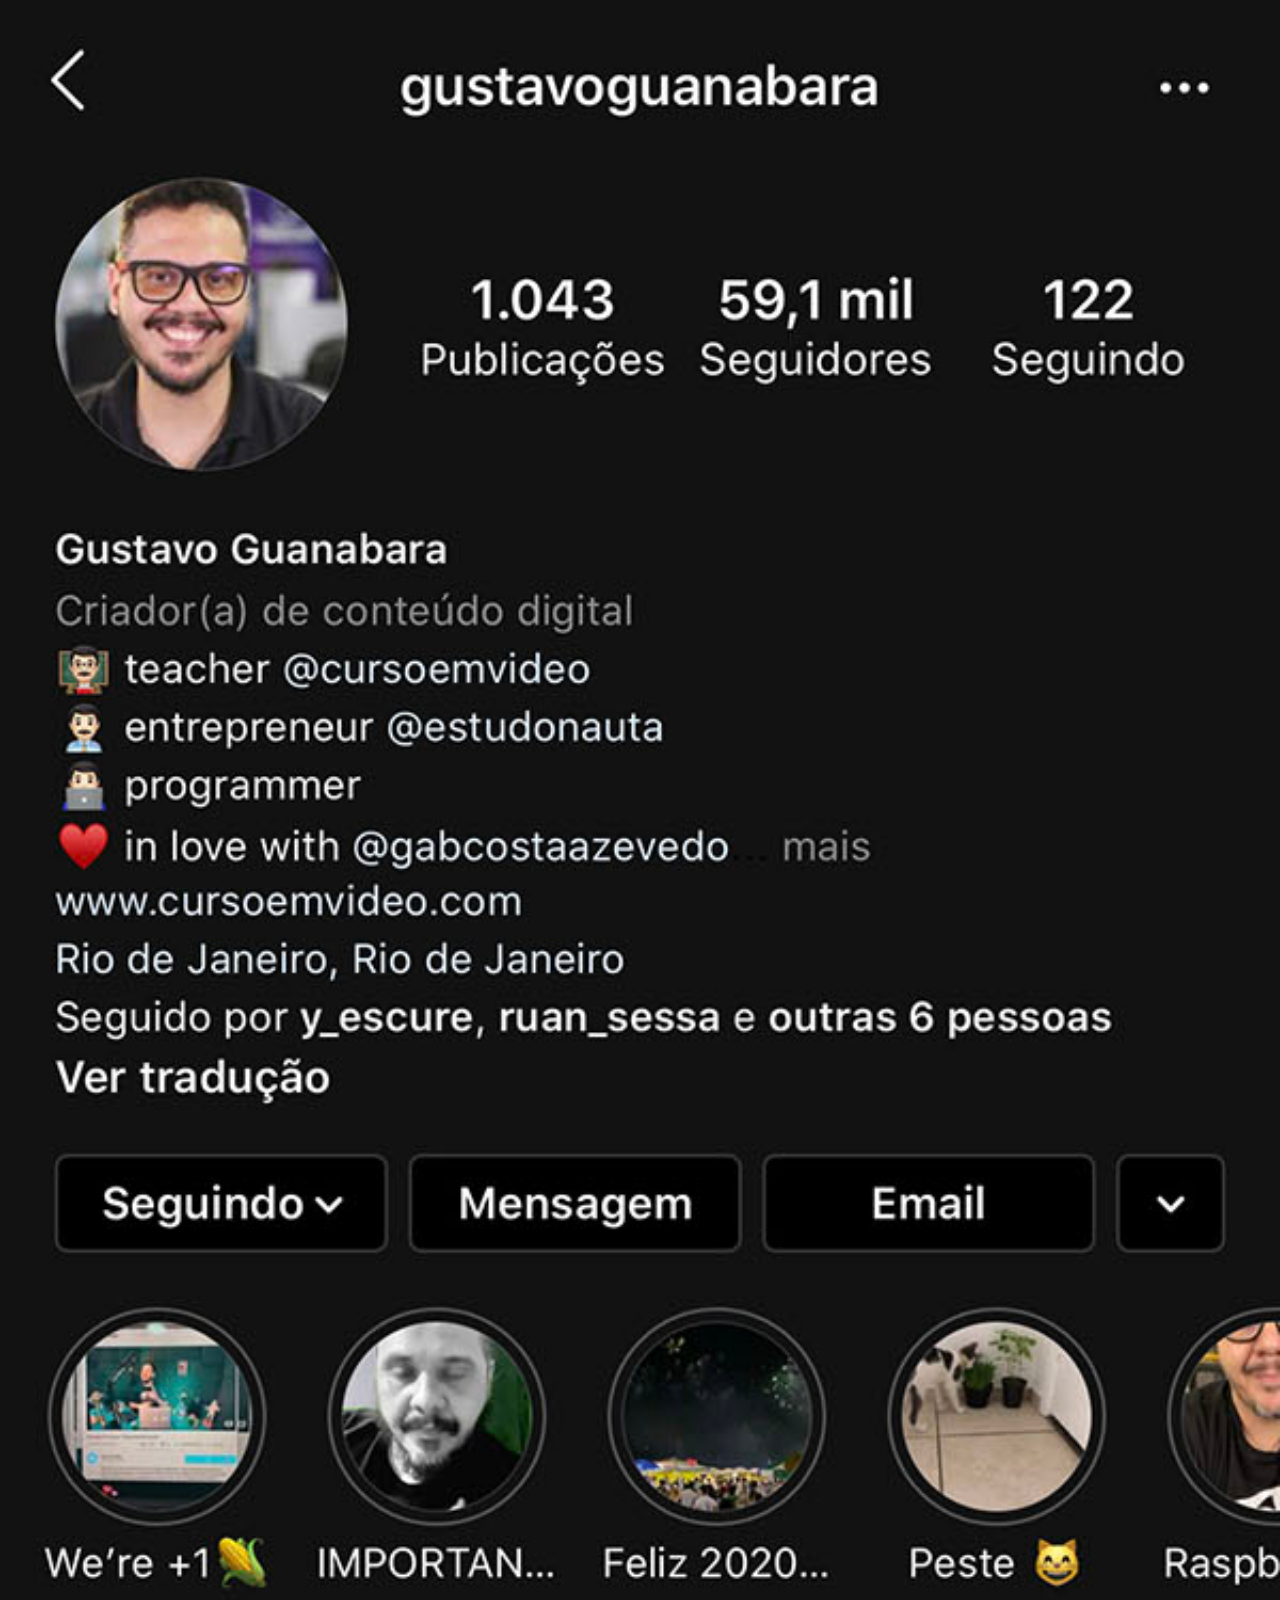
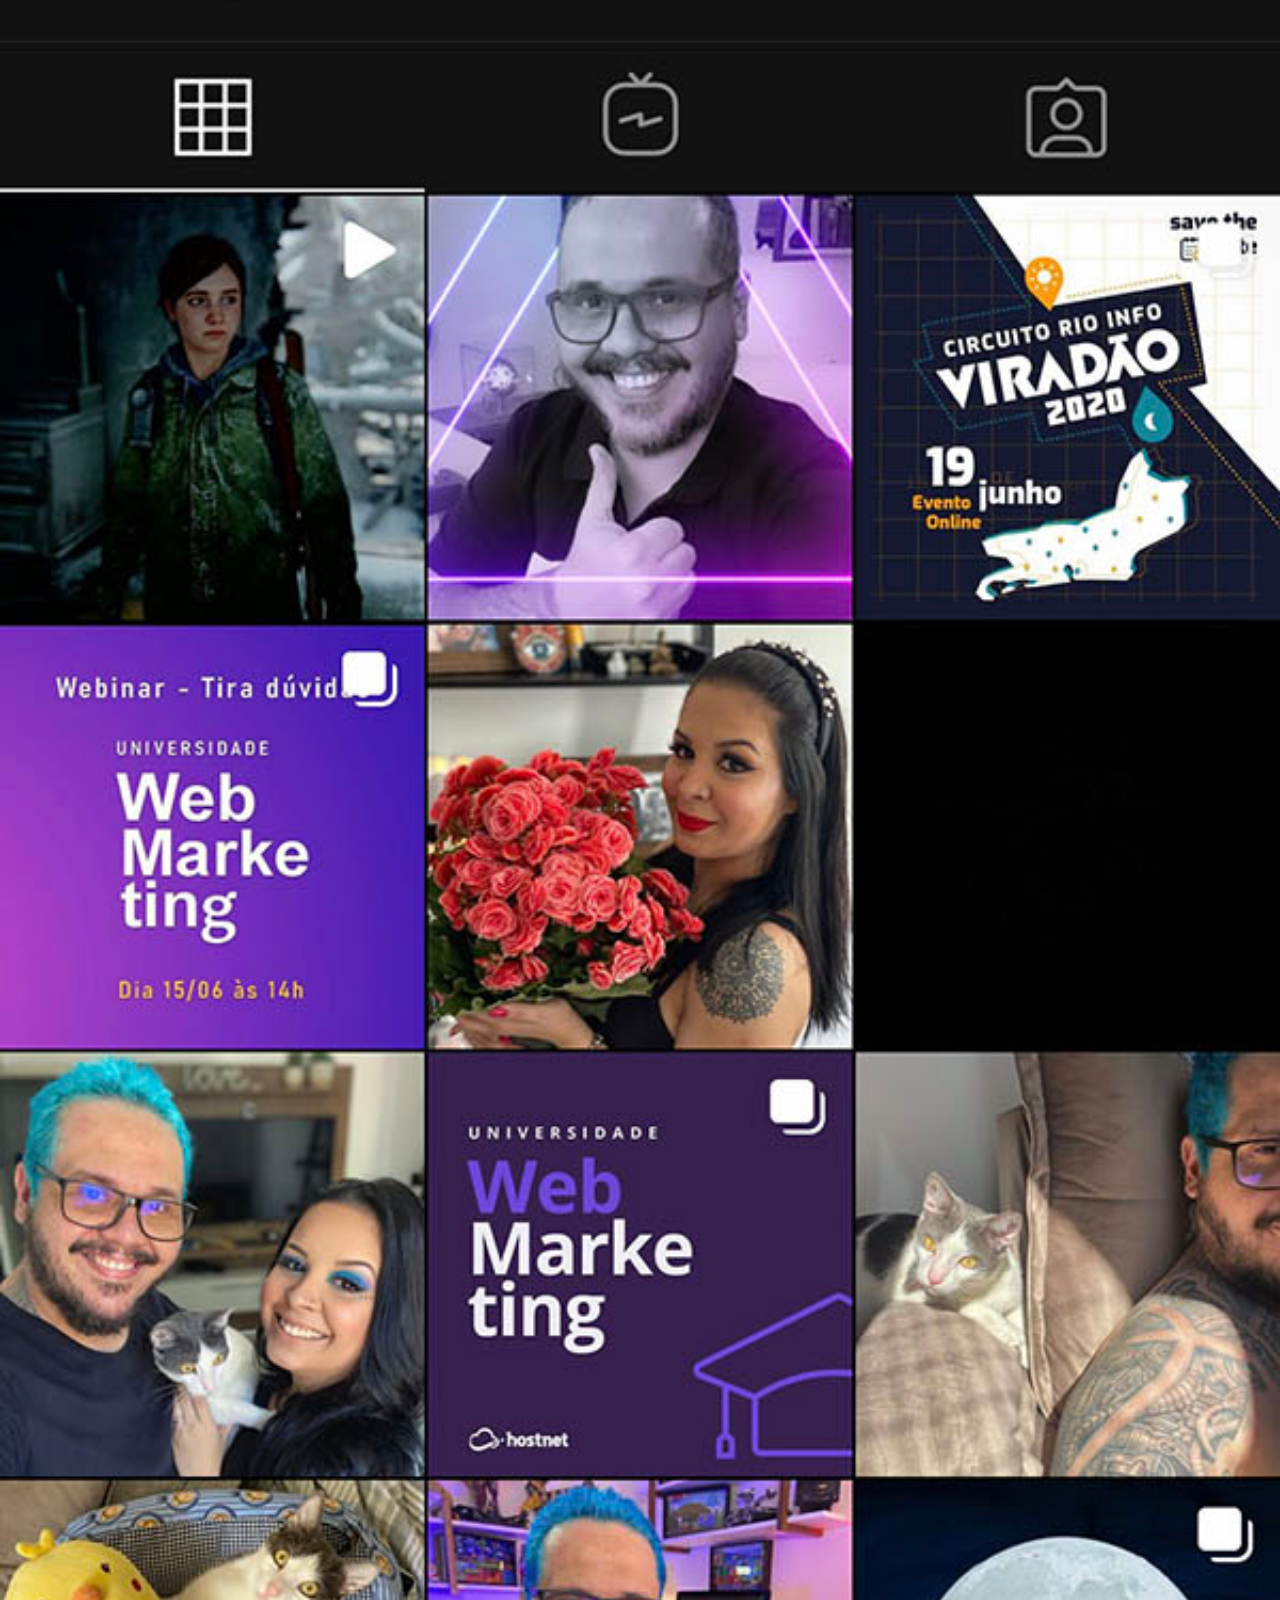
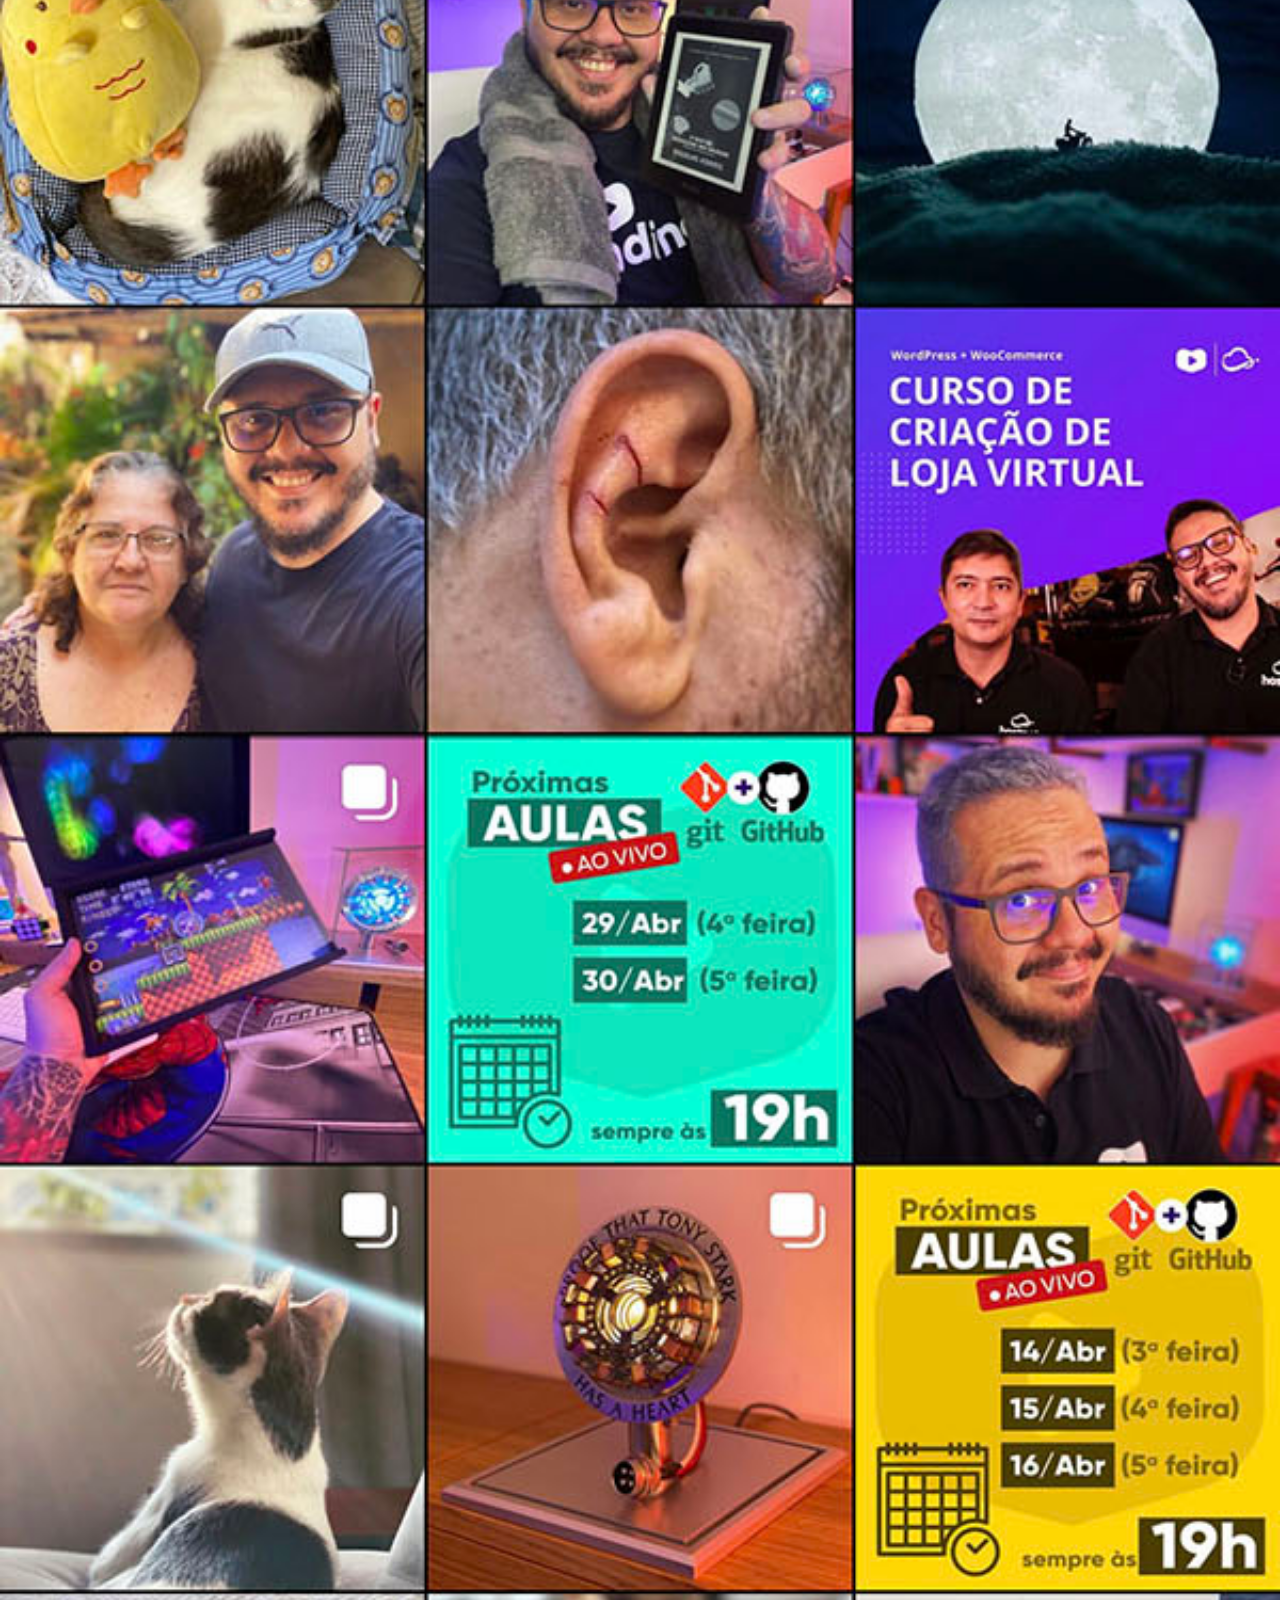
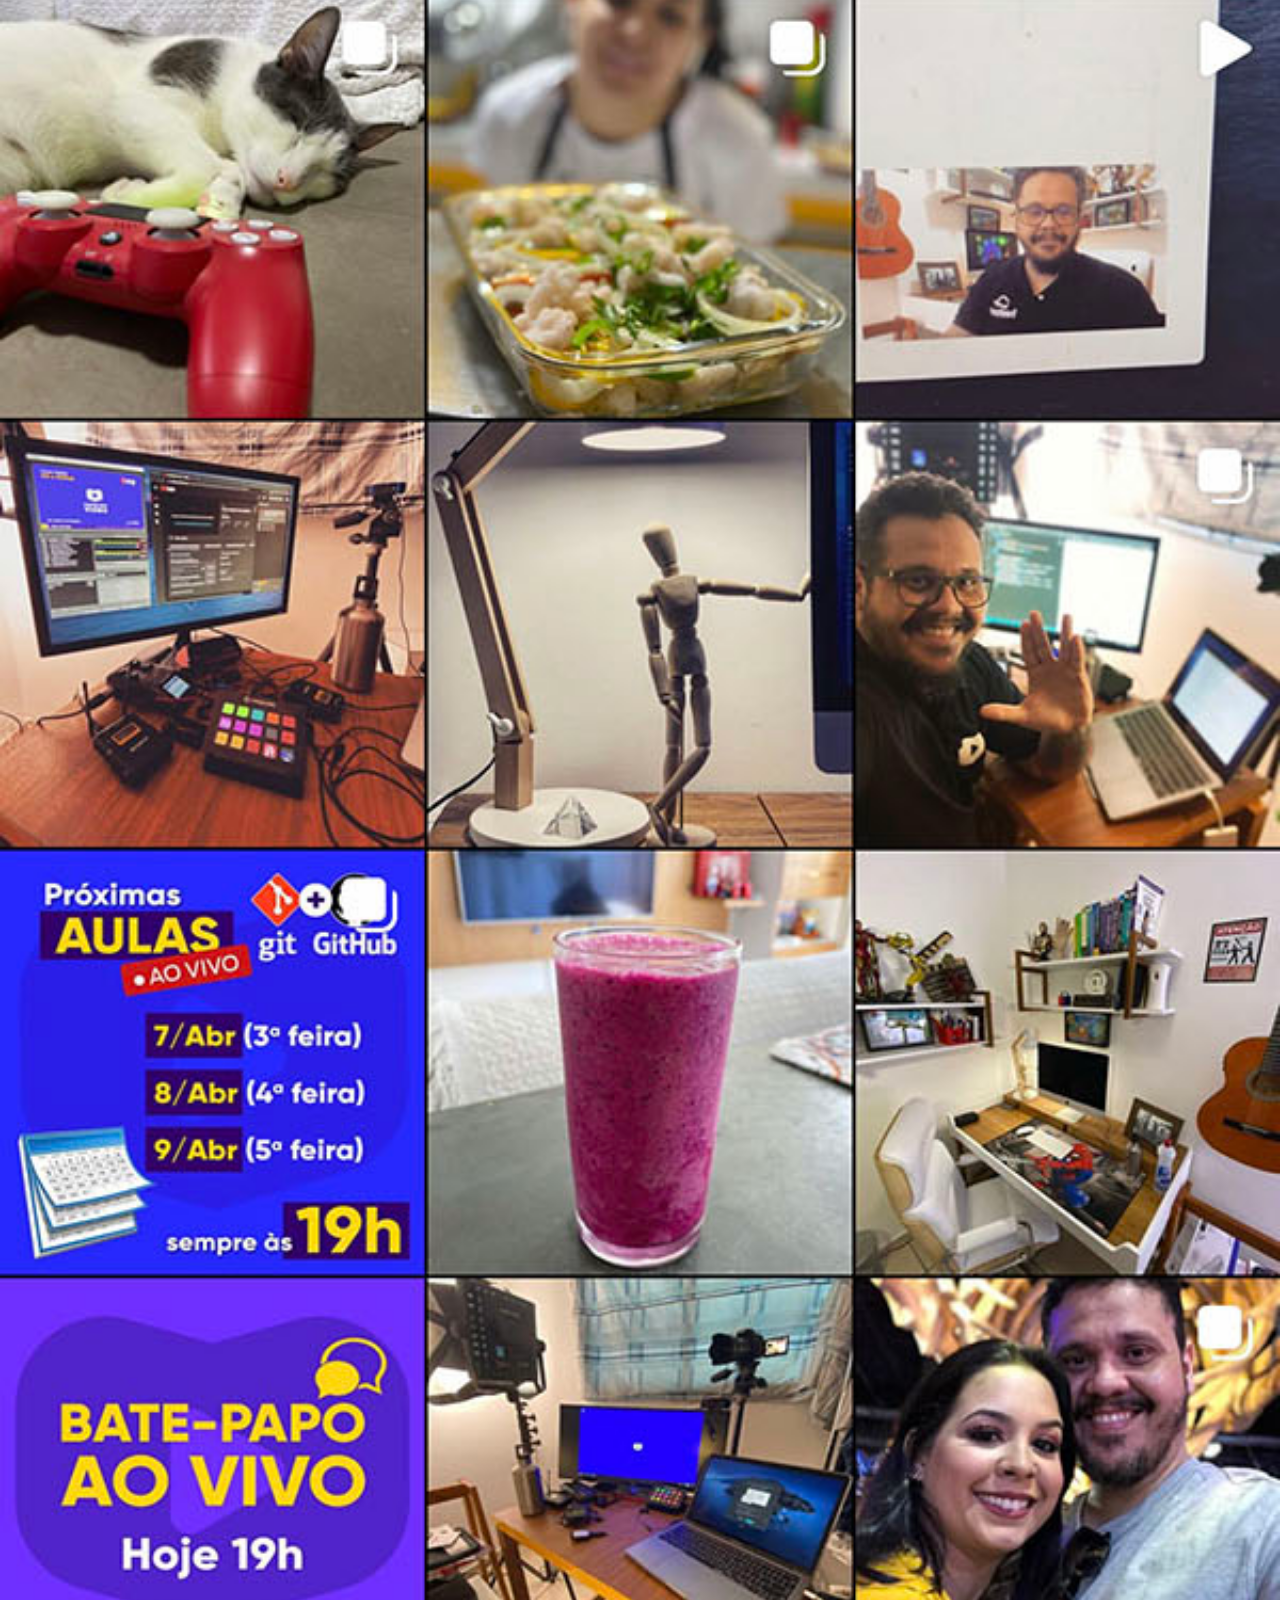
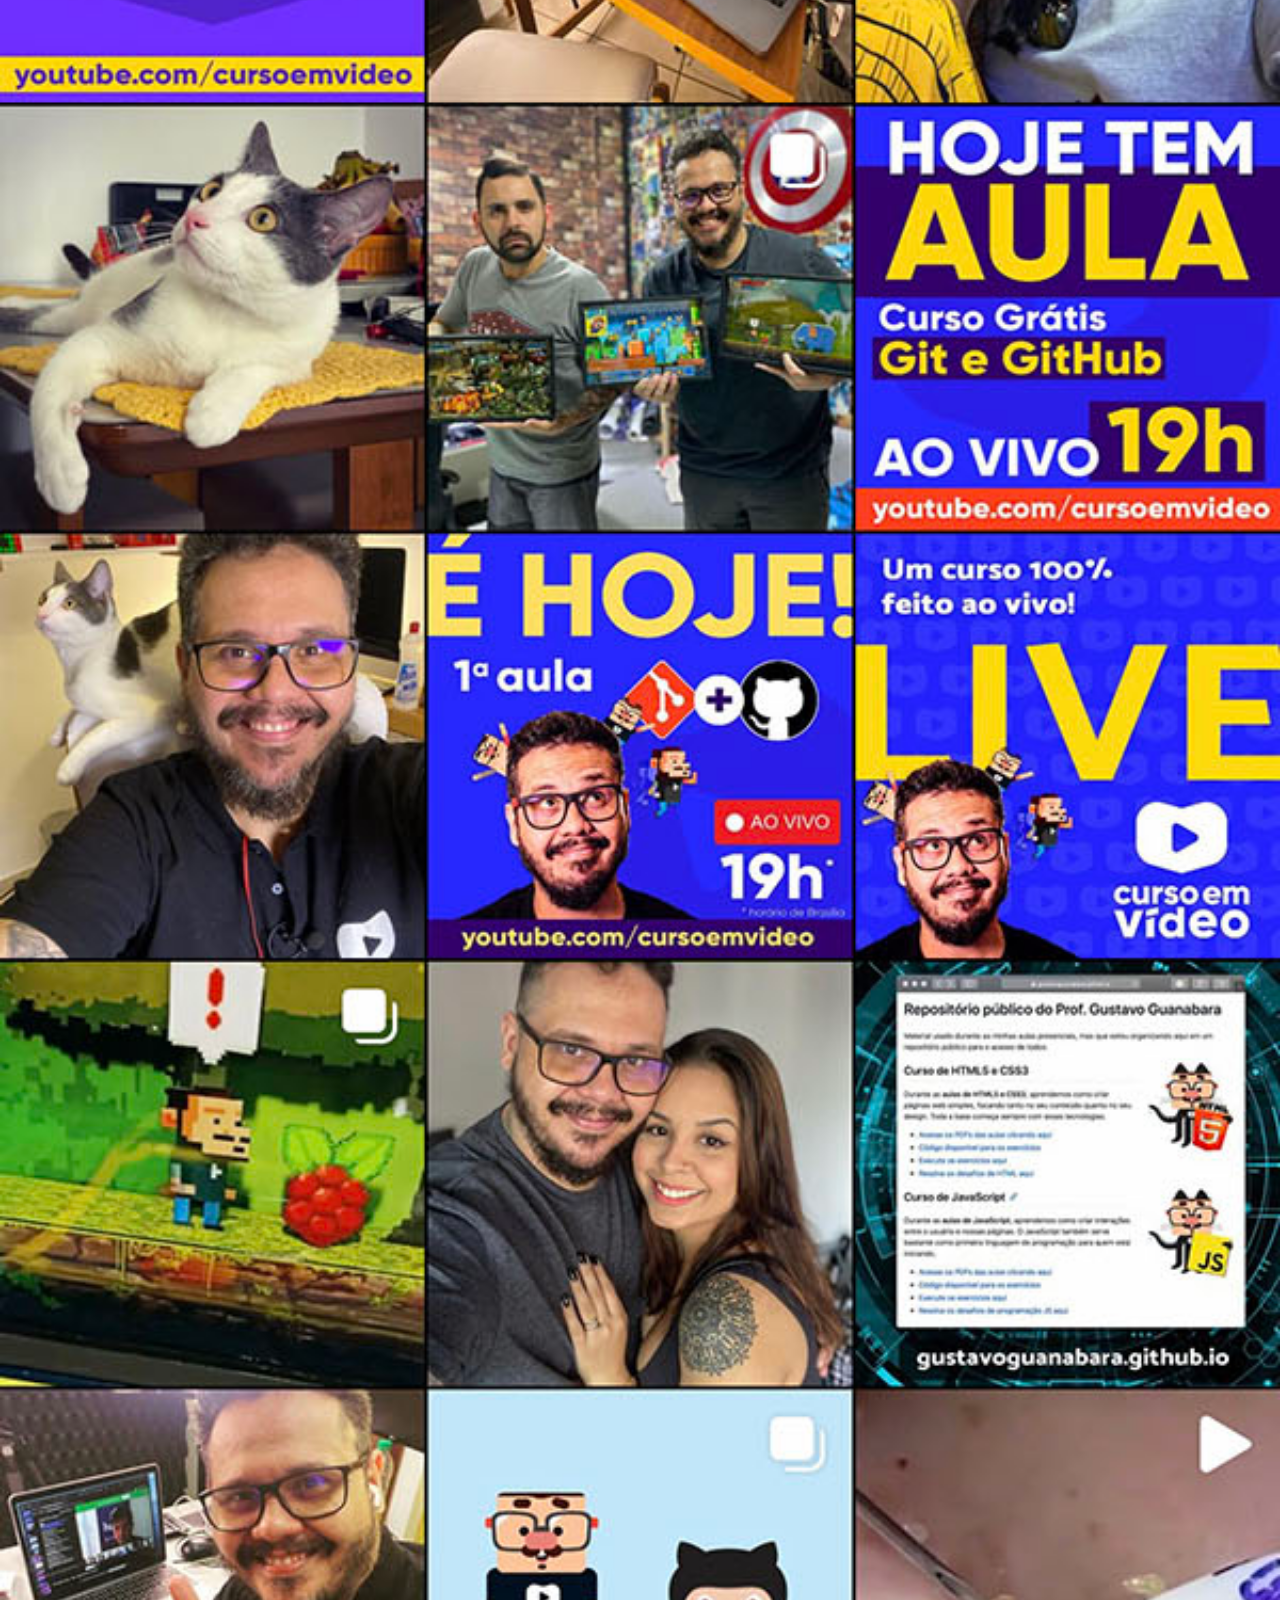
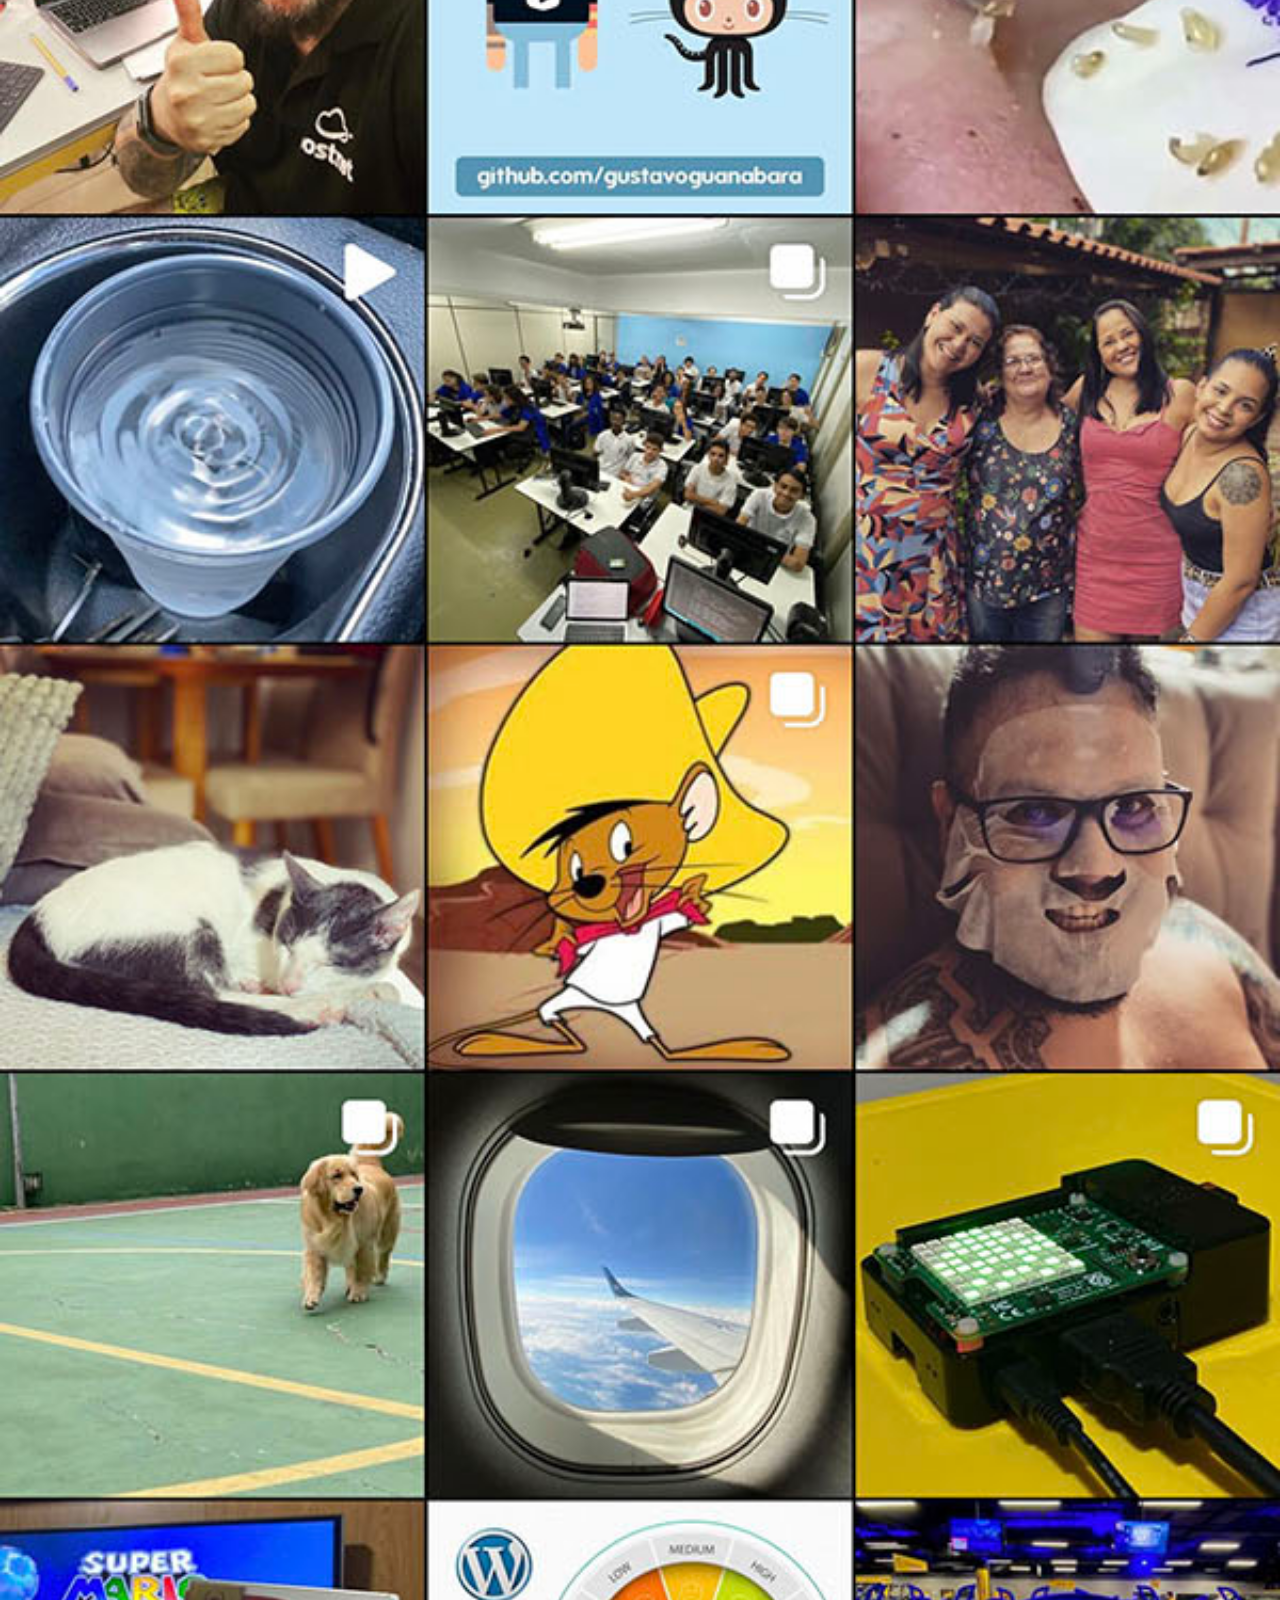
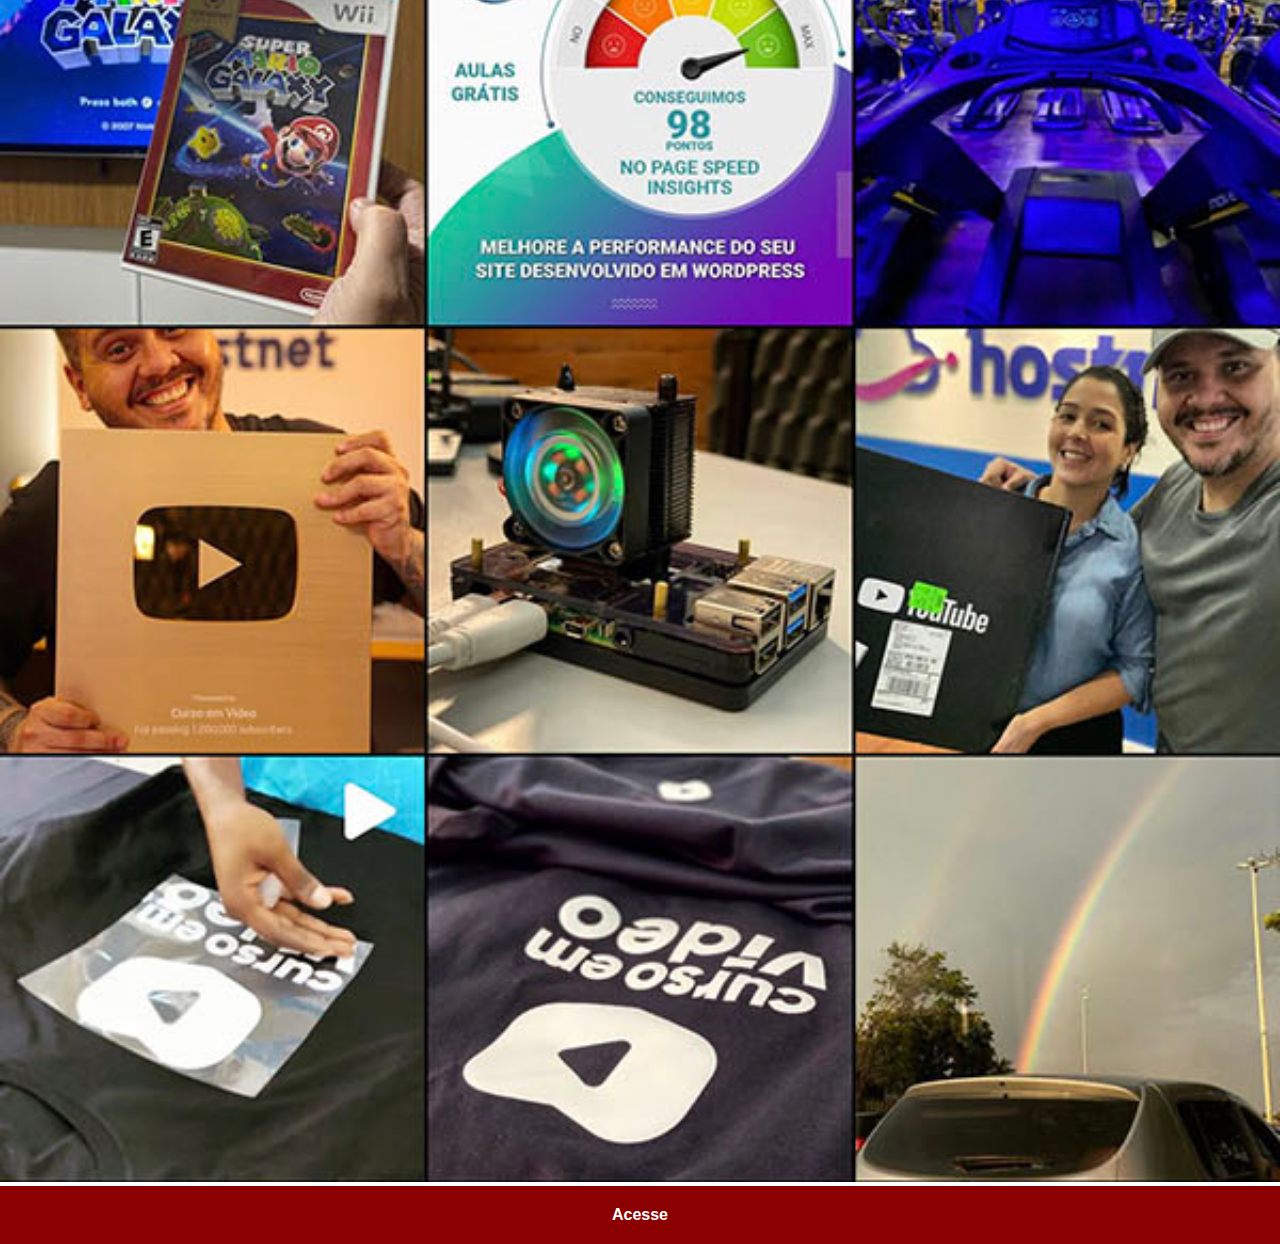
<file: instagram.html>
<!DOCTYPE html>
<html lang="pt-br">
<head>
    <meta charset="UTF-8">
    <meta http-equiv="X-UA-Compatible" content="IE=edge">
    <meta name="viewport" content="width=device-width, initial-scale=1.0">
    <link rel="stylesheet" href="estilos/socials.css">
    <title>Instagram</title>
</head>
<body>
    <img src="imagens/tela-instagram.jpg" alt="instagram">
    <a href="https://www.instagram.com/gustavoguanabara/" target="_blank">Acesse</a>
</body>
</html>
</file>
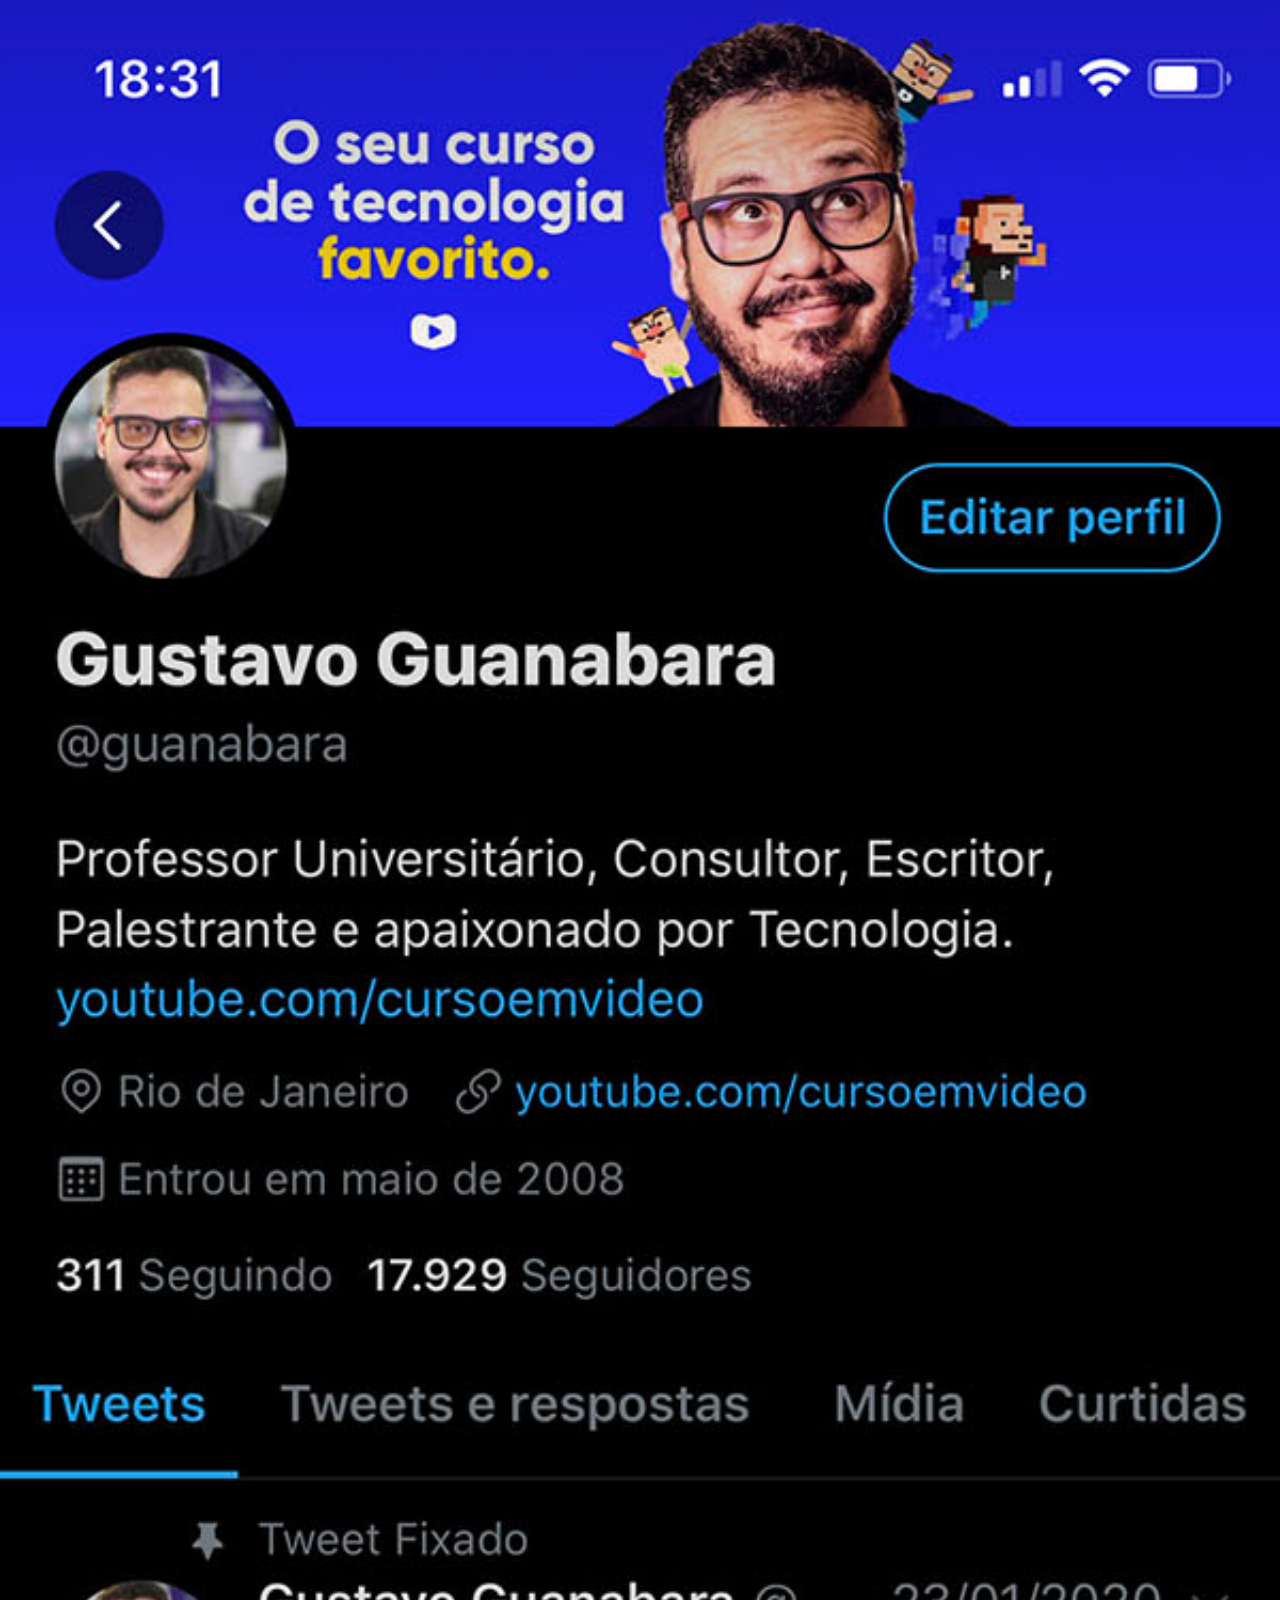
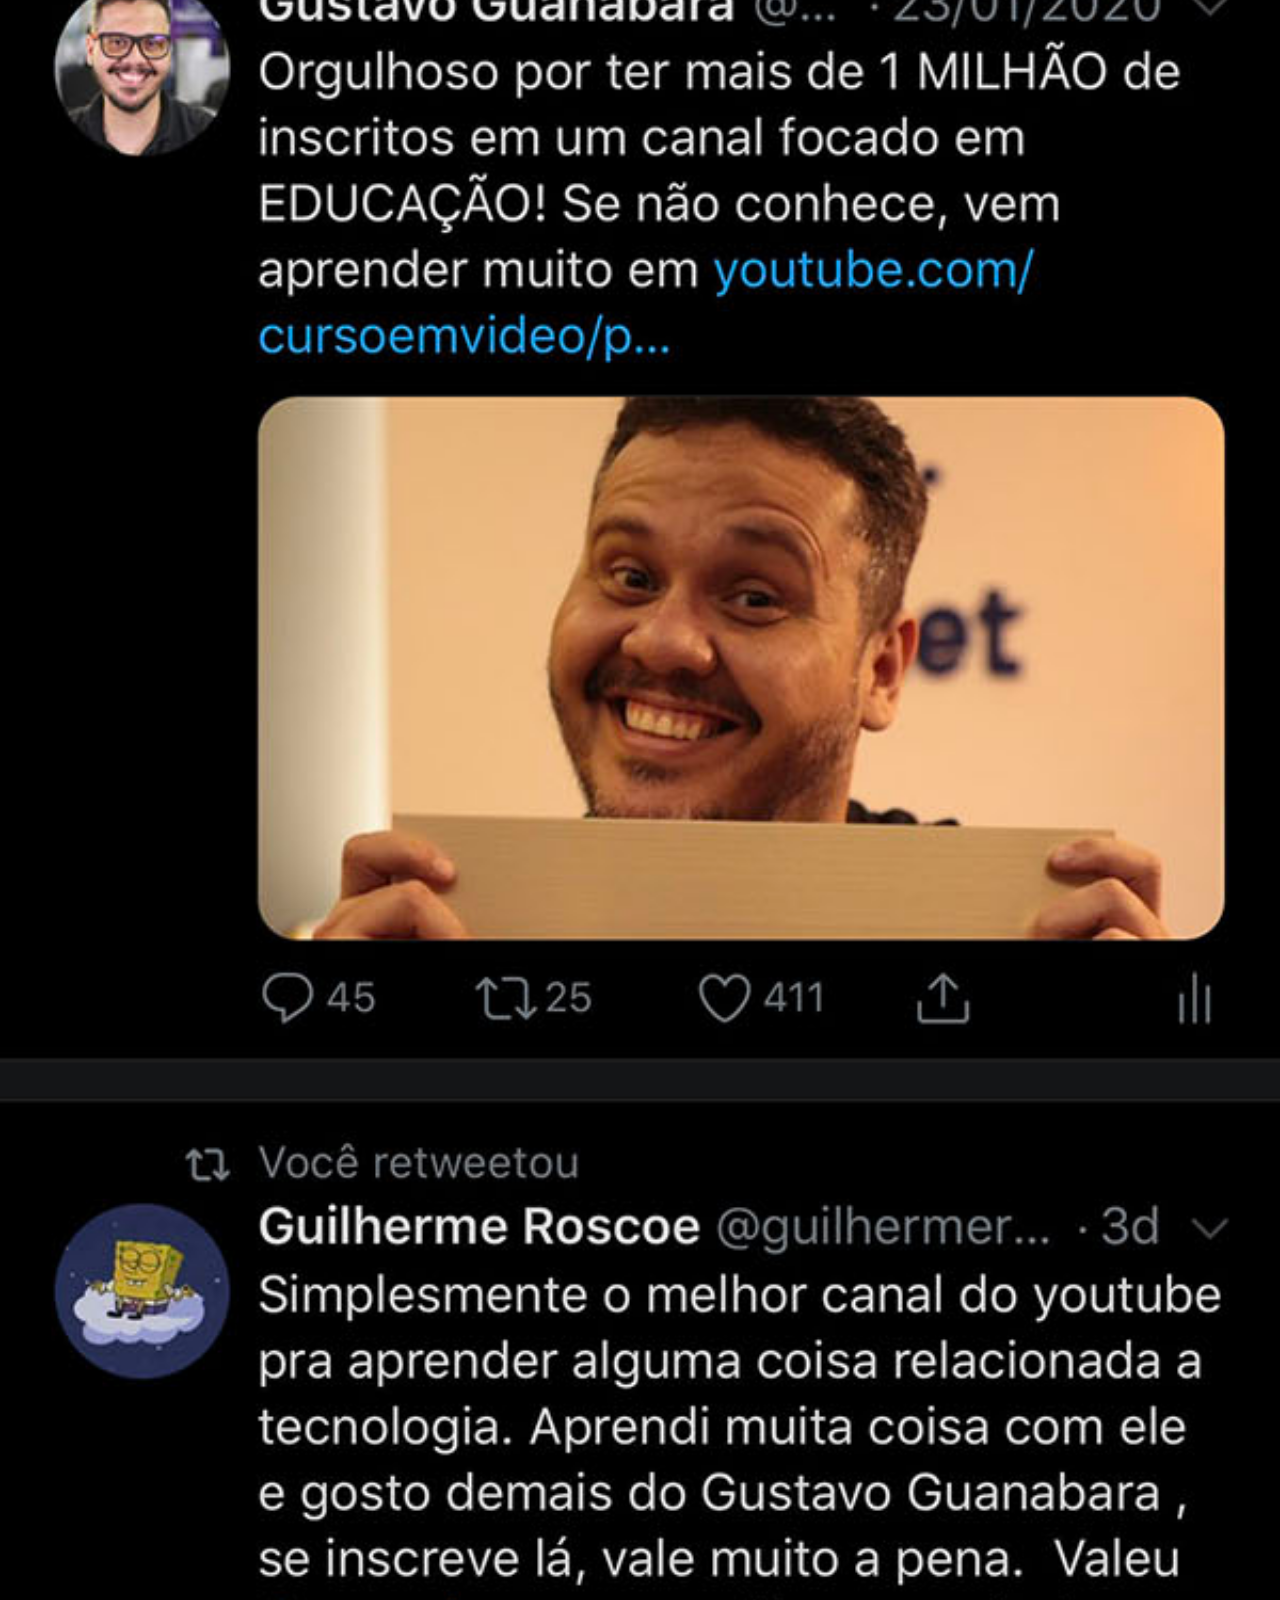
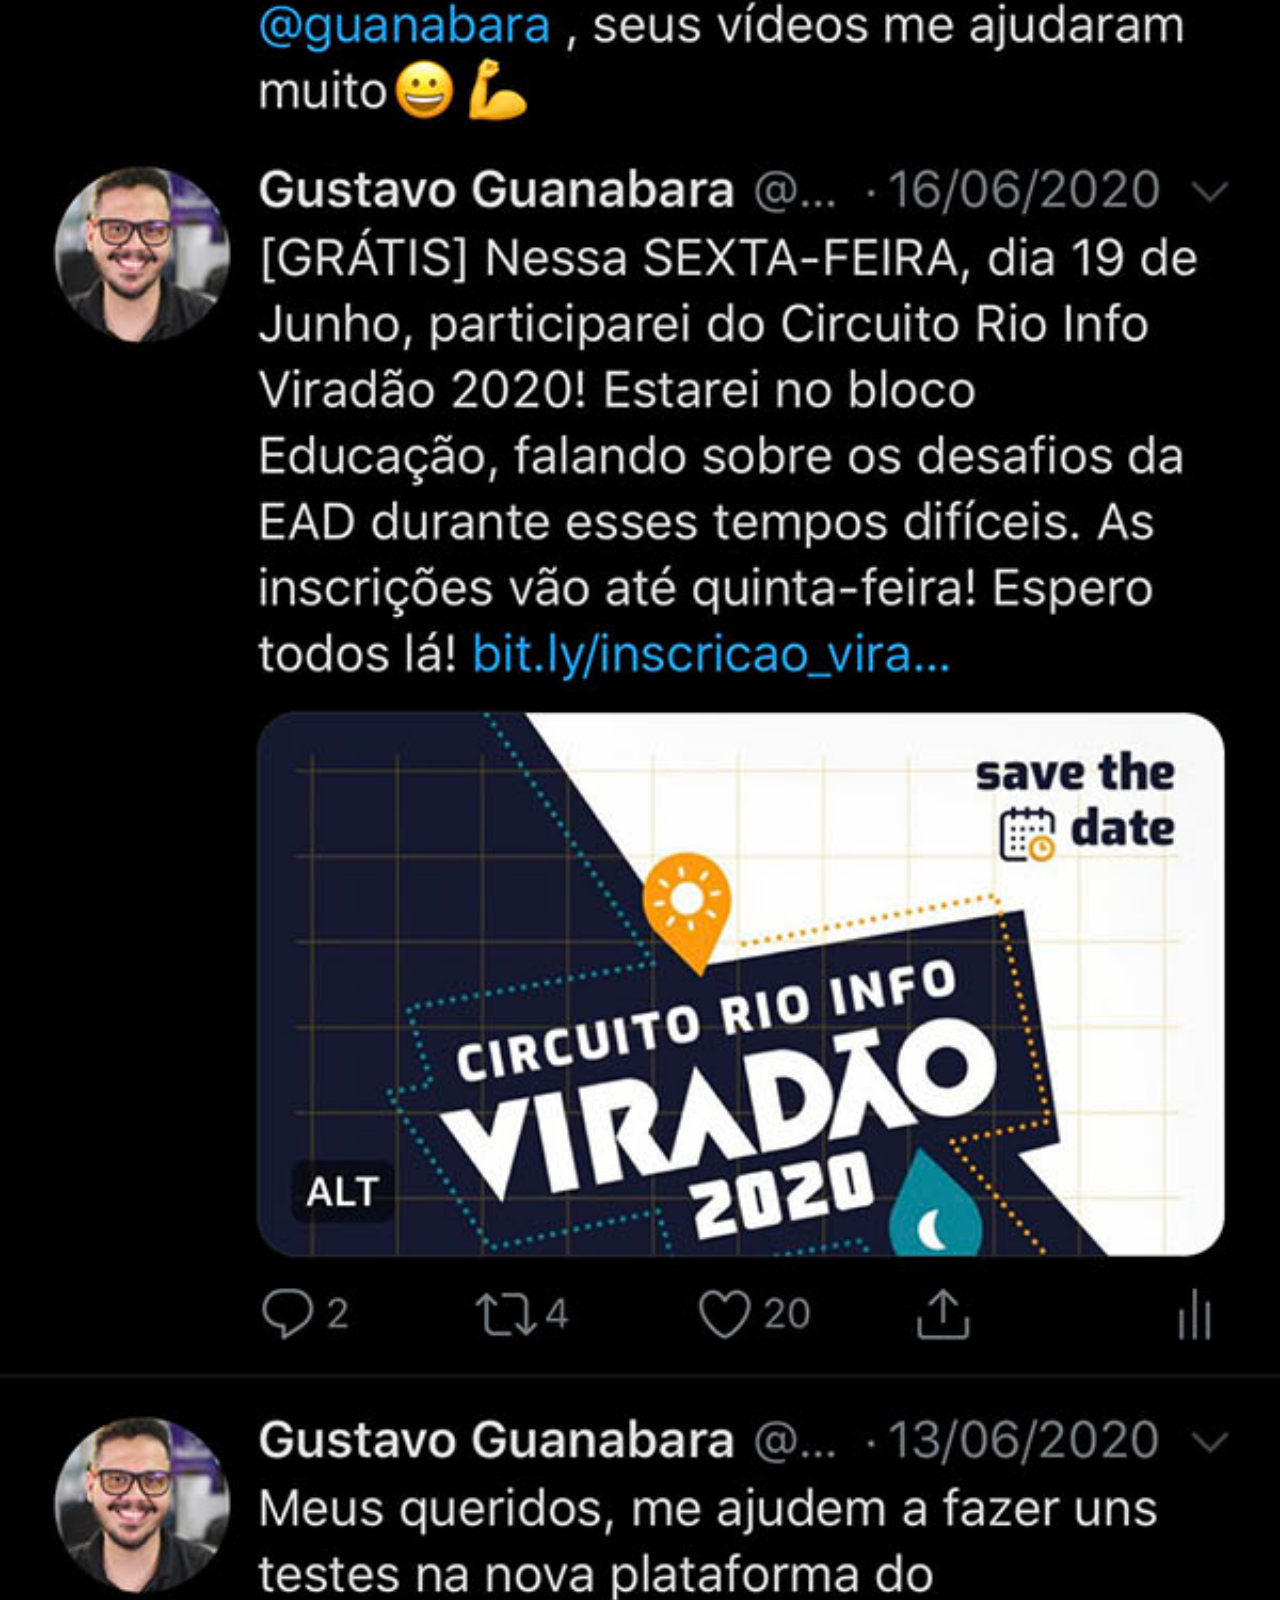
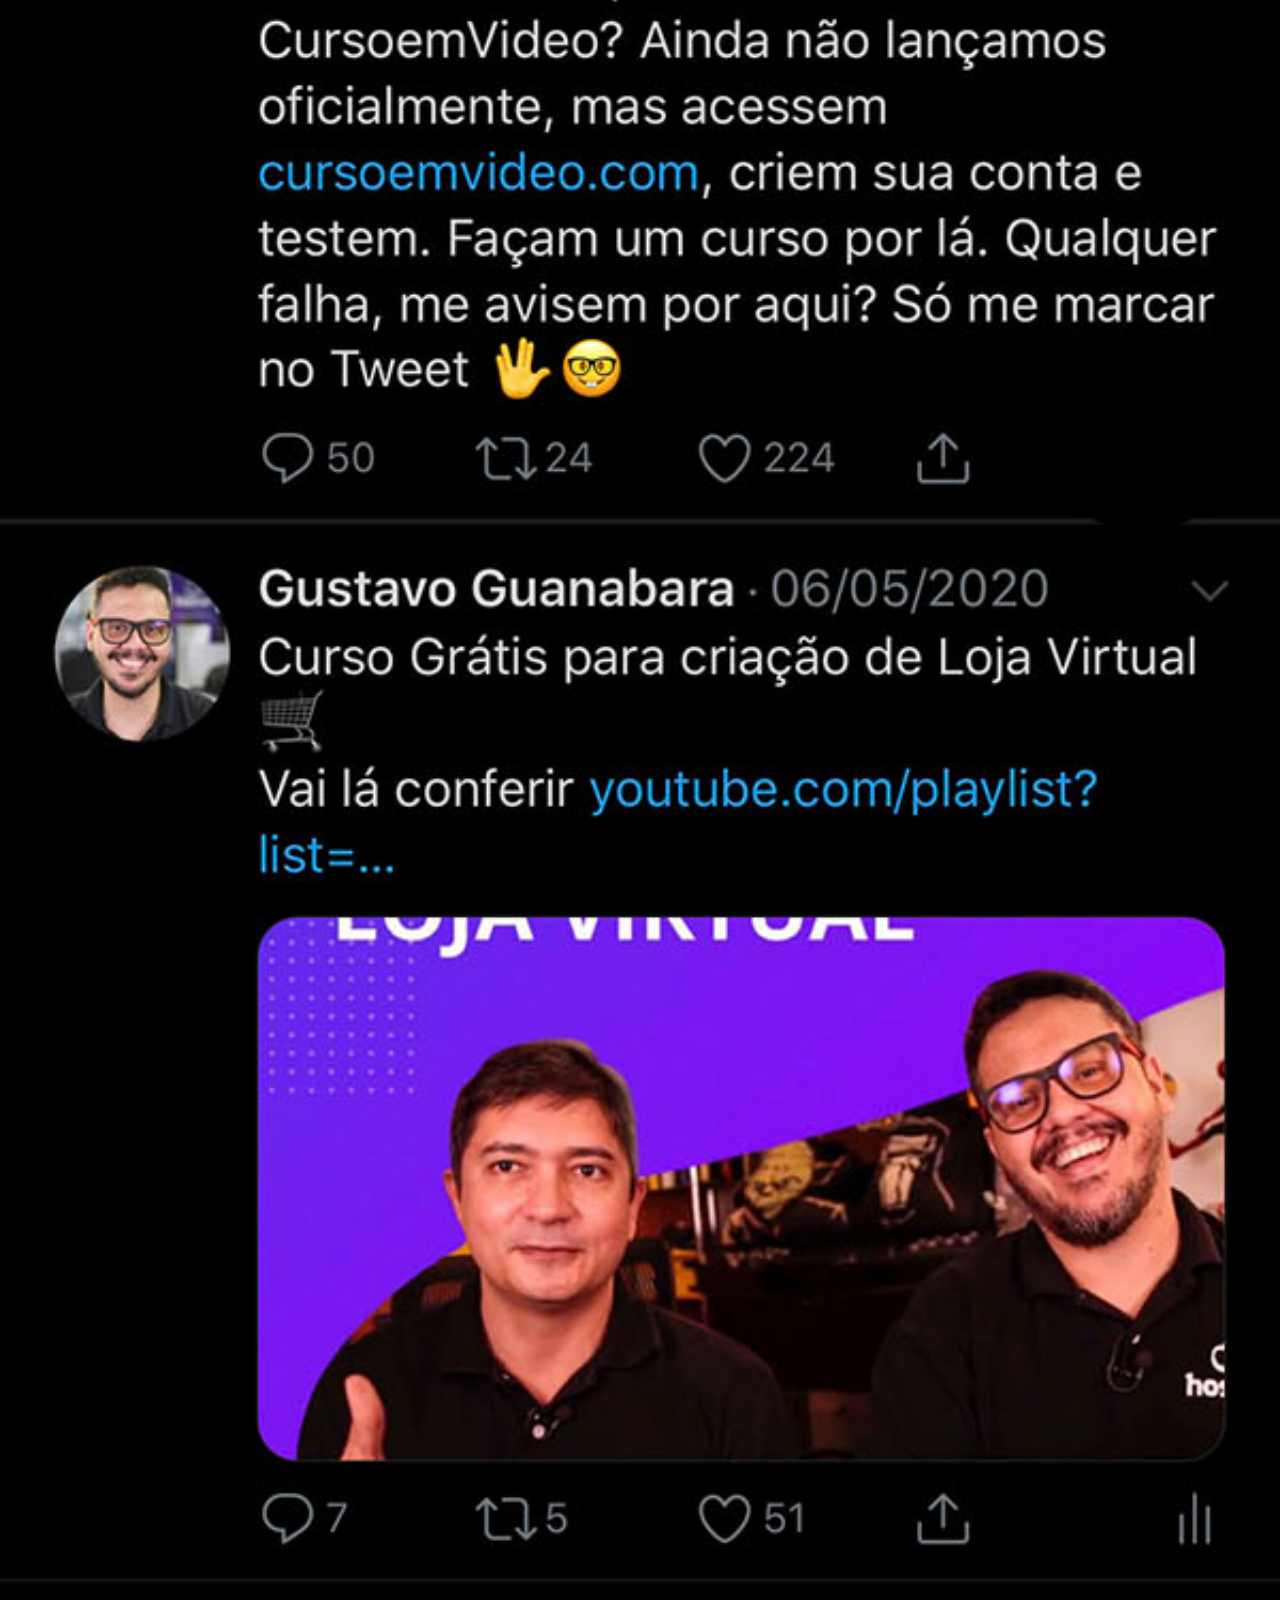
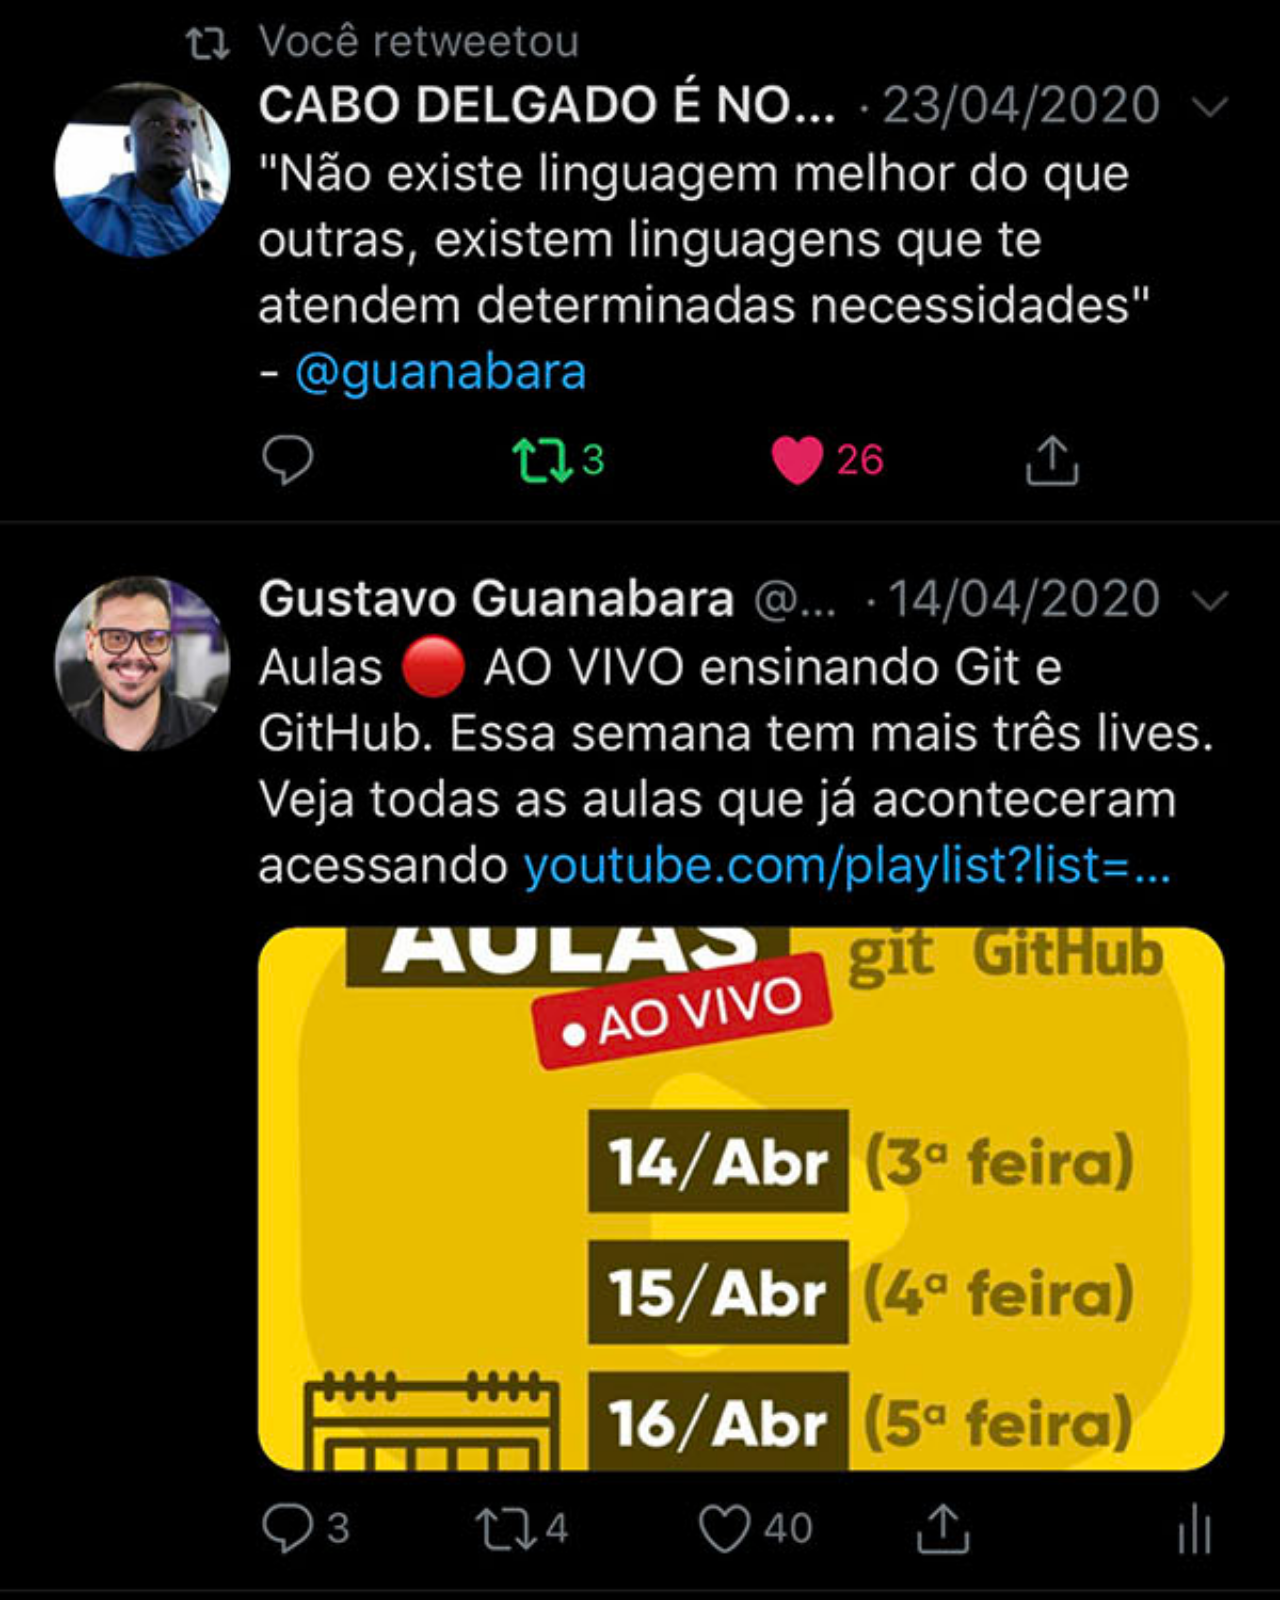
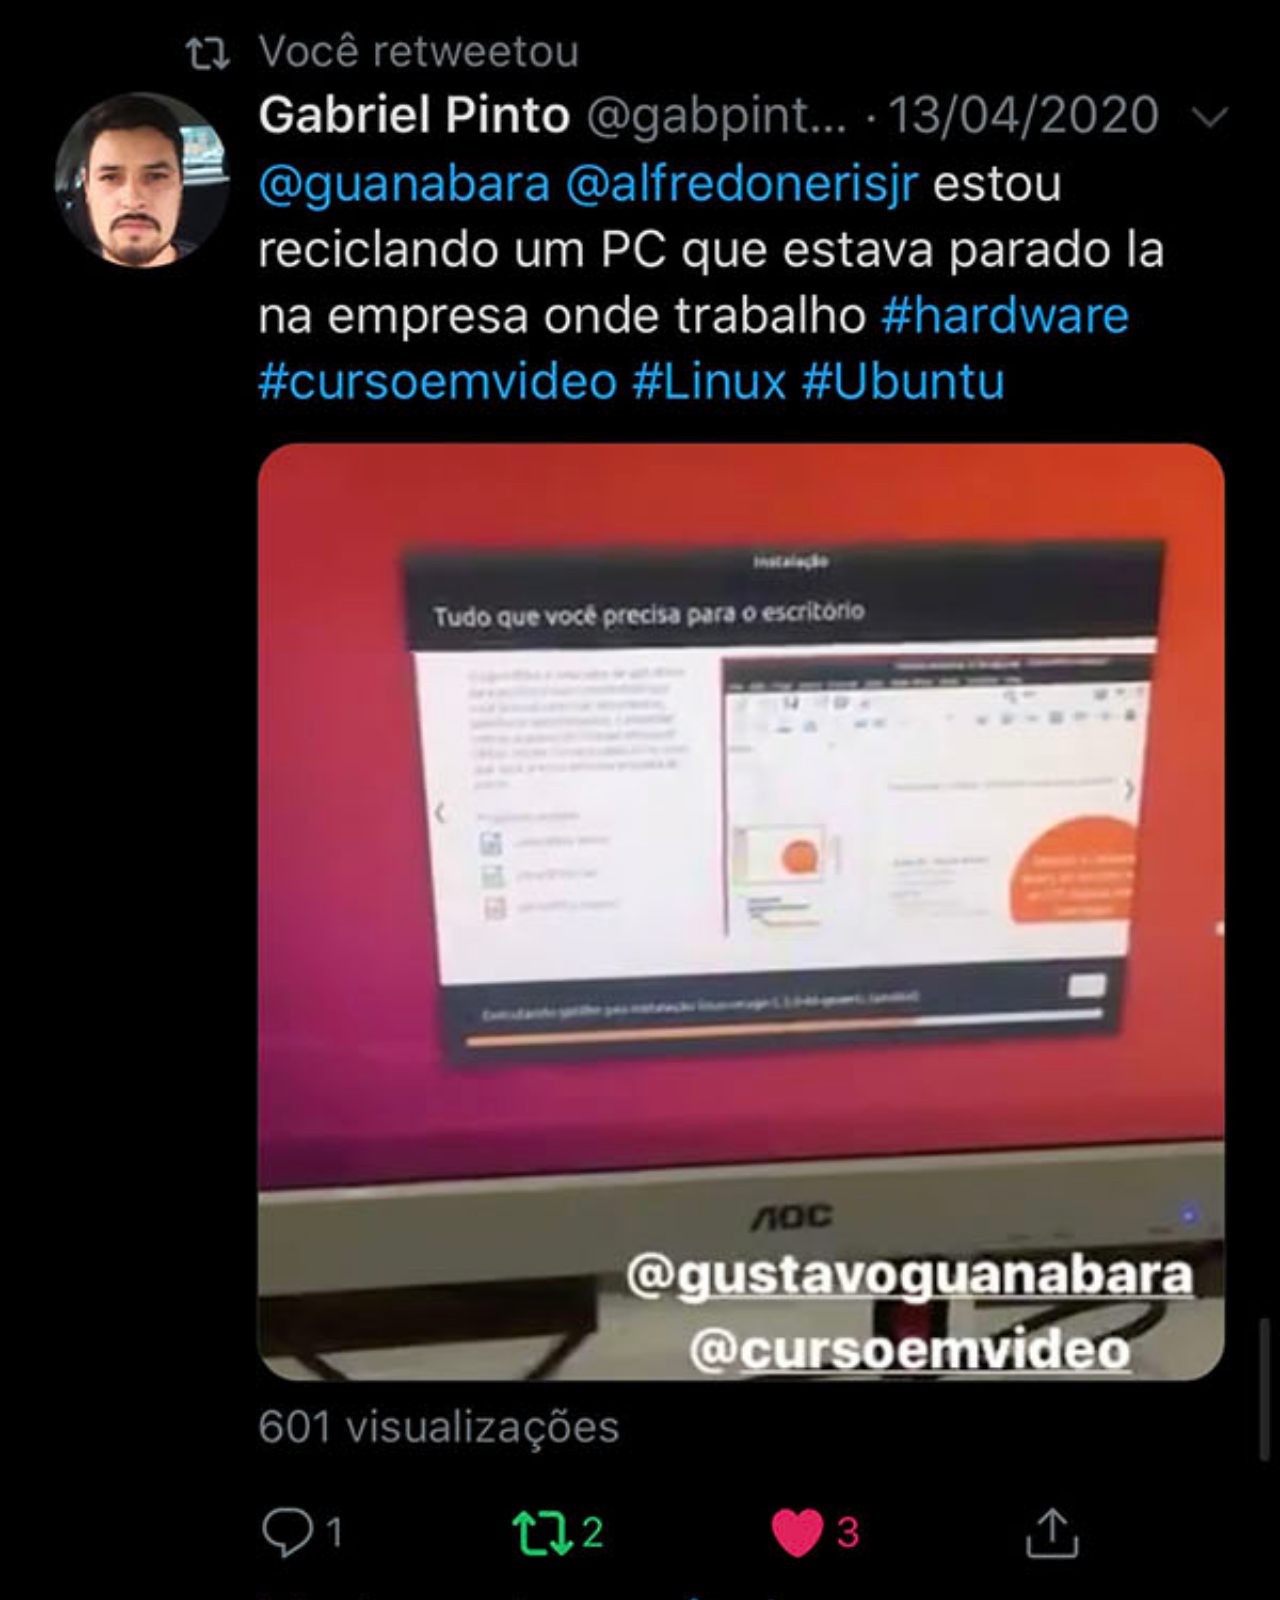
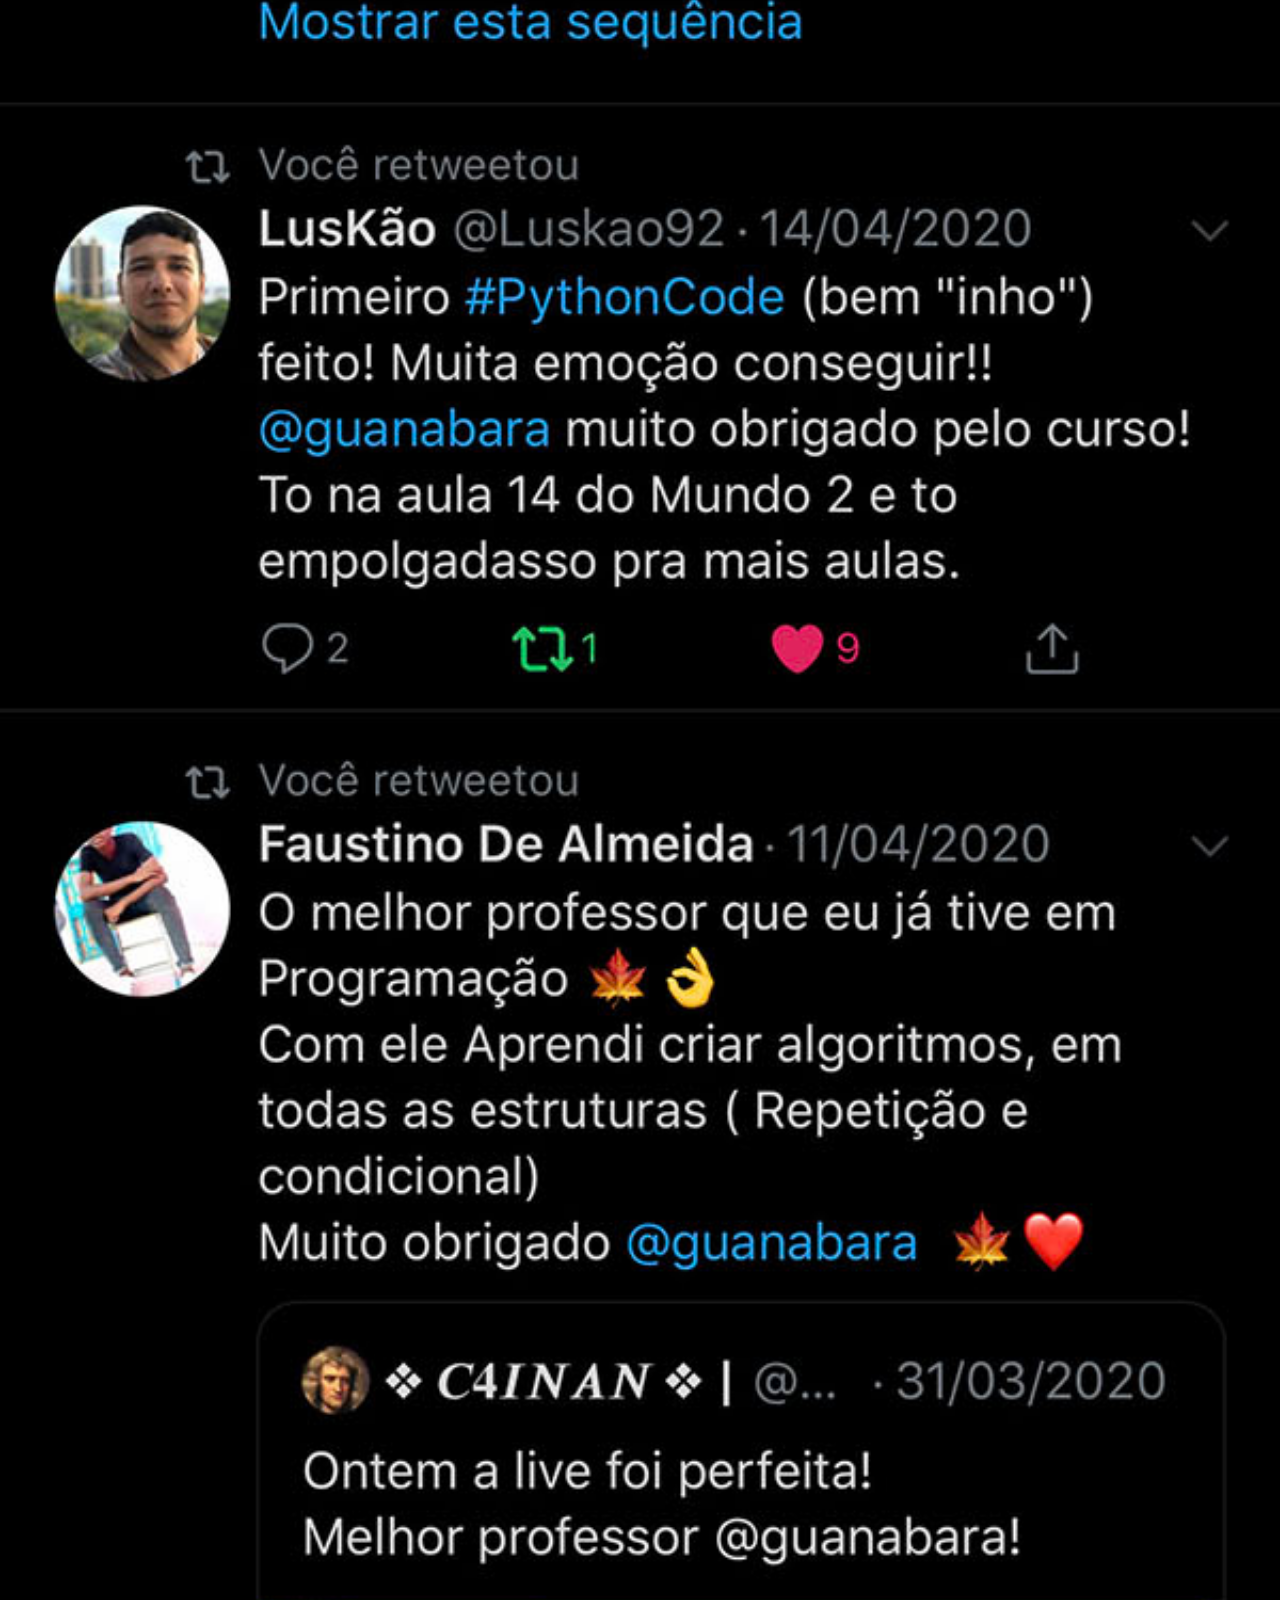
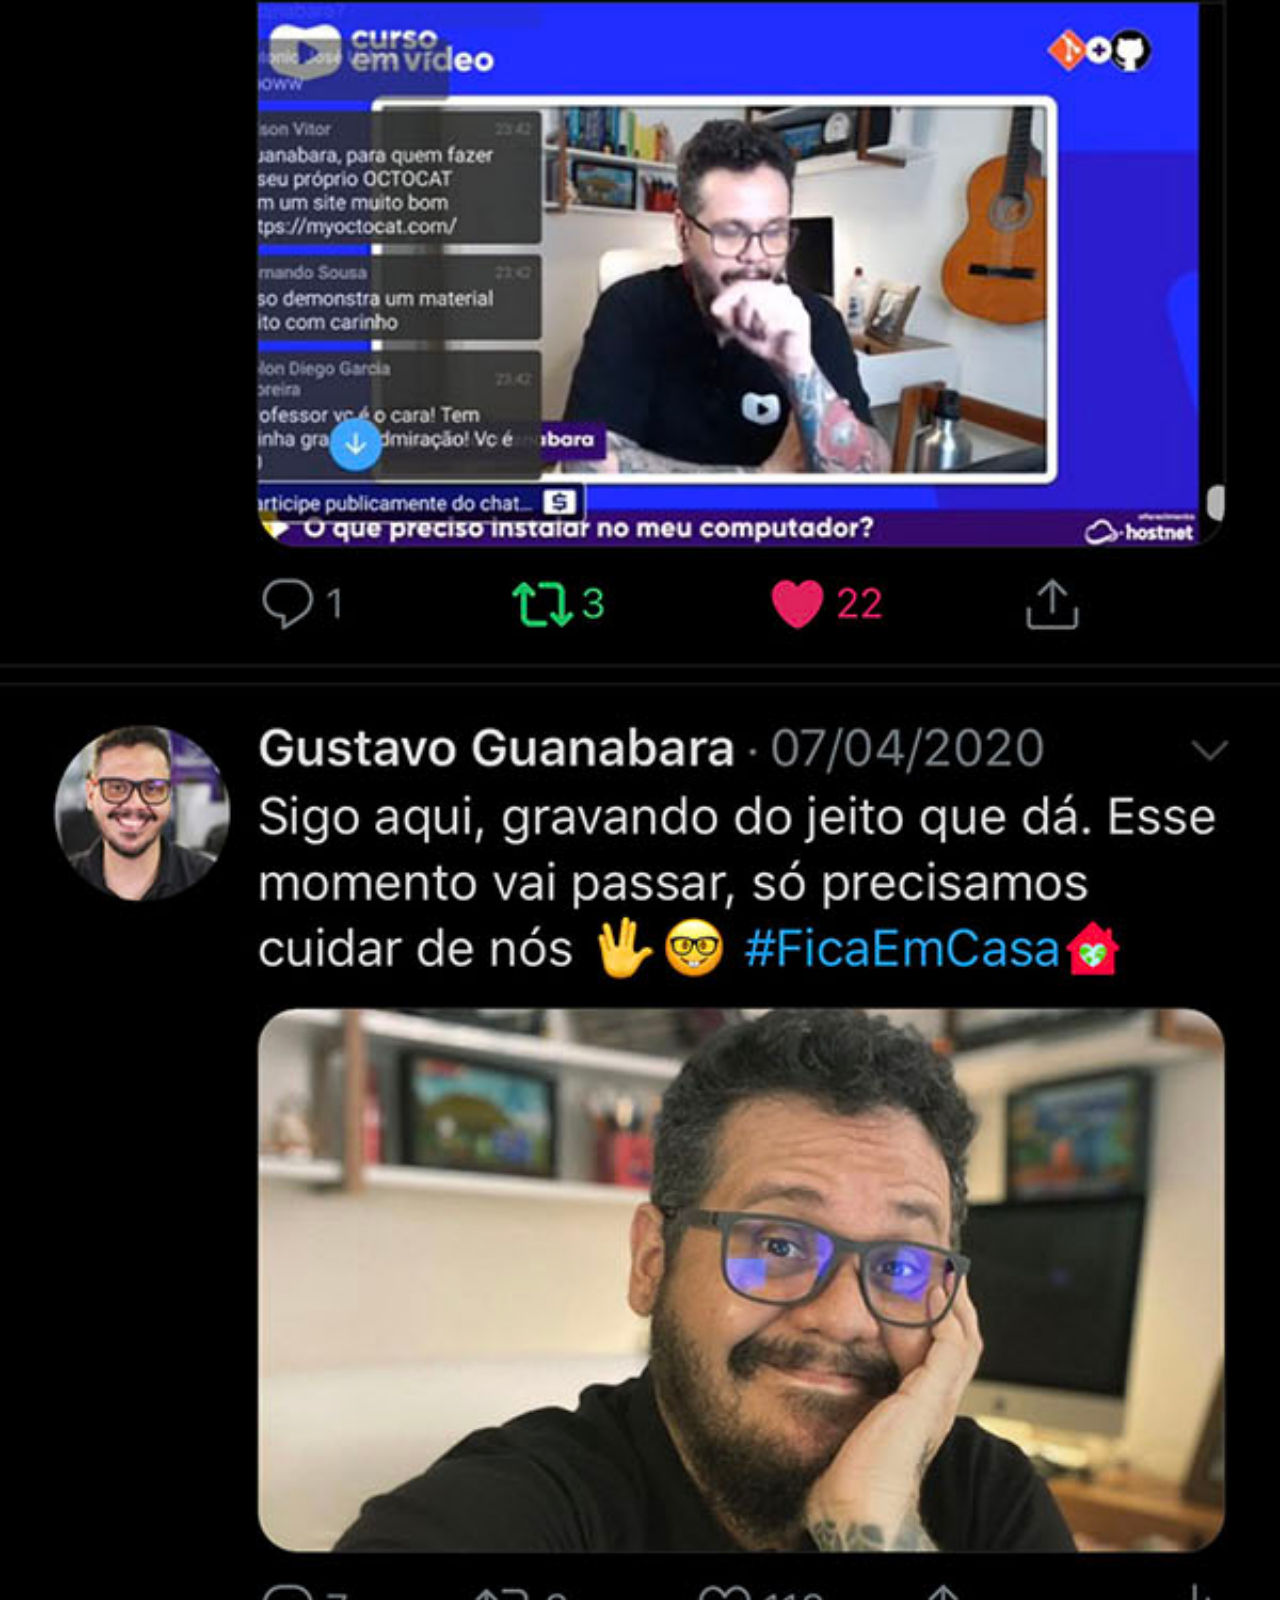
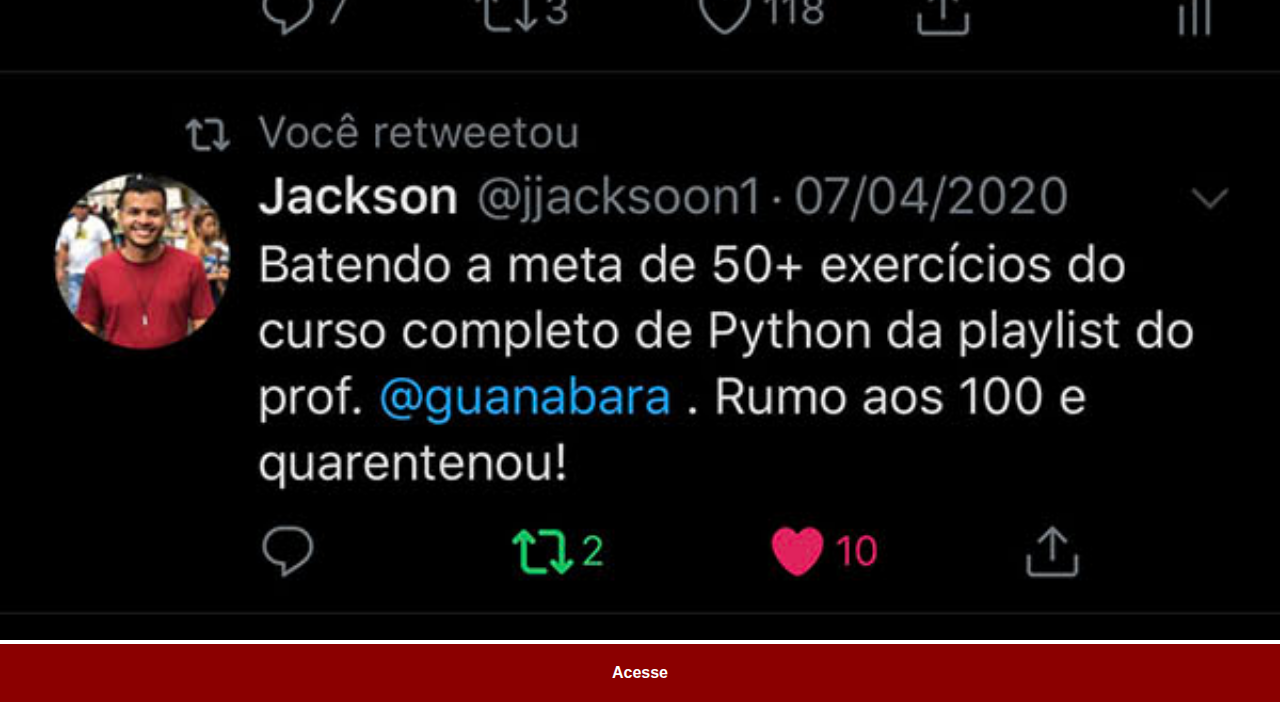
<file: twitter.html>
<!DOCTYPE html>
<html lang="pt-br">
<head>
    <meta charset="UTF-8">
    <meta http-equiv="X-UA-Compatible" content="IE=edge">
    <meta name="viewport" content="width=device-width, initial-scale=1.0">
    <link rel="stylesheet" href="estilos/socials.css">
    <title>Twitter</title>
</head>
<body>
   
    <img src="imagens/tela-twitter.jpg" alt="twitter">
    <a href="https://twitter.com/guanabara?ref_src=twsrc%5Egoogle%7Ctwcamp%5Eserp%7Ctwgr%5Eauthor" target="_blank">Acesse</a>

</body>
</html>
</file>
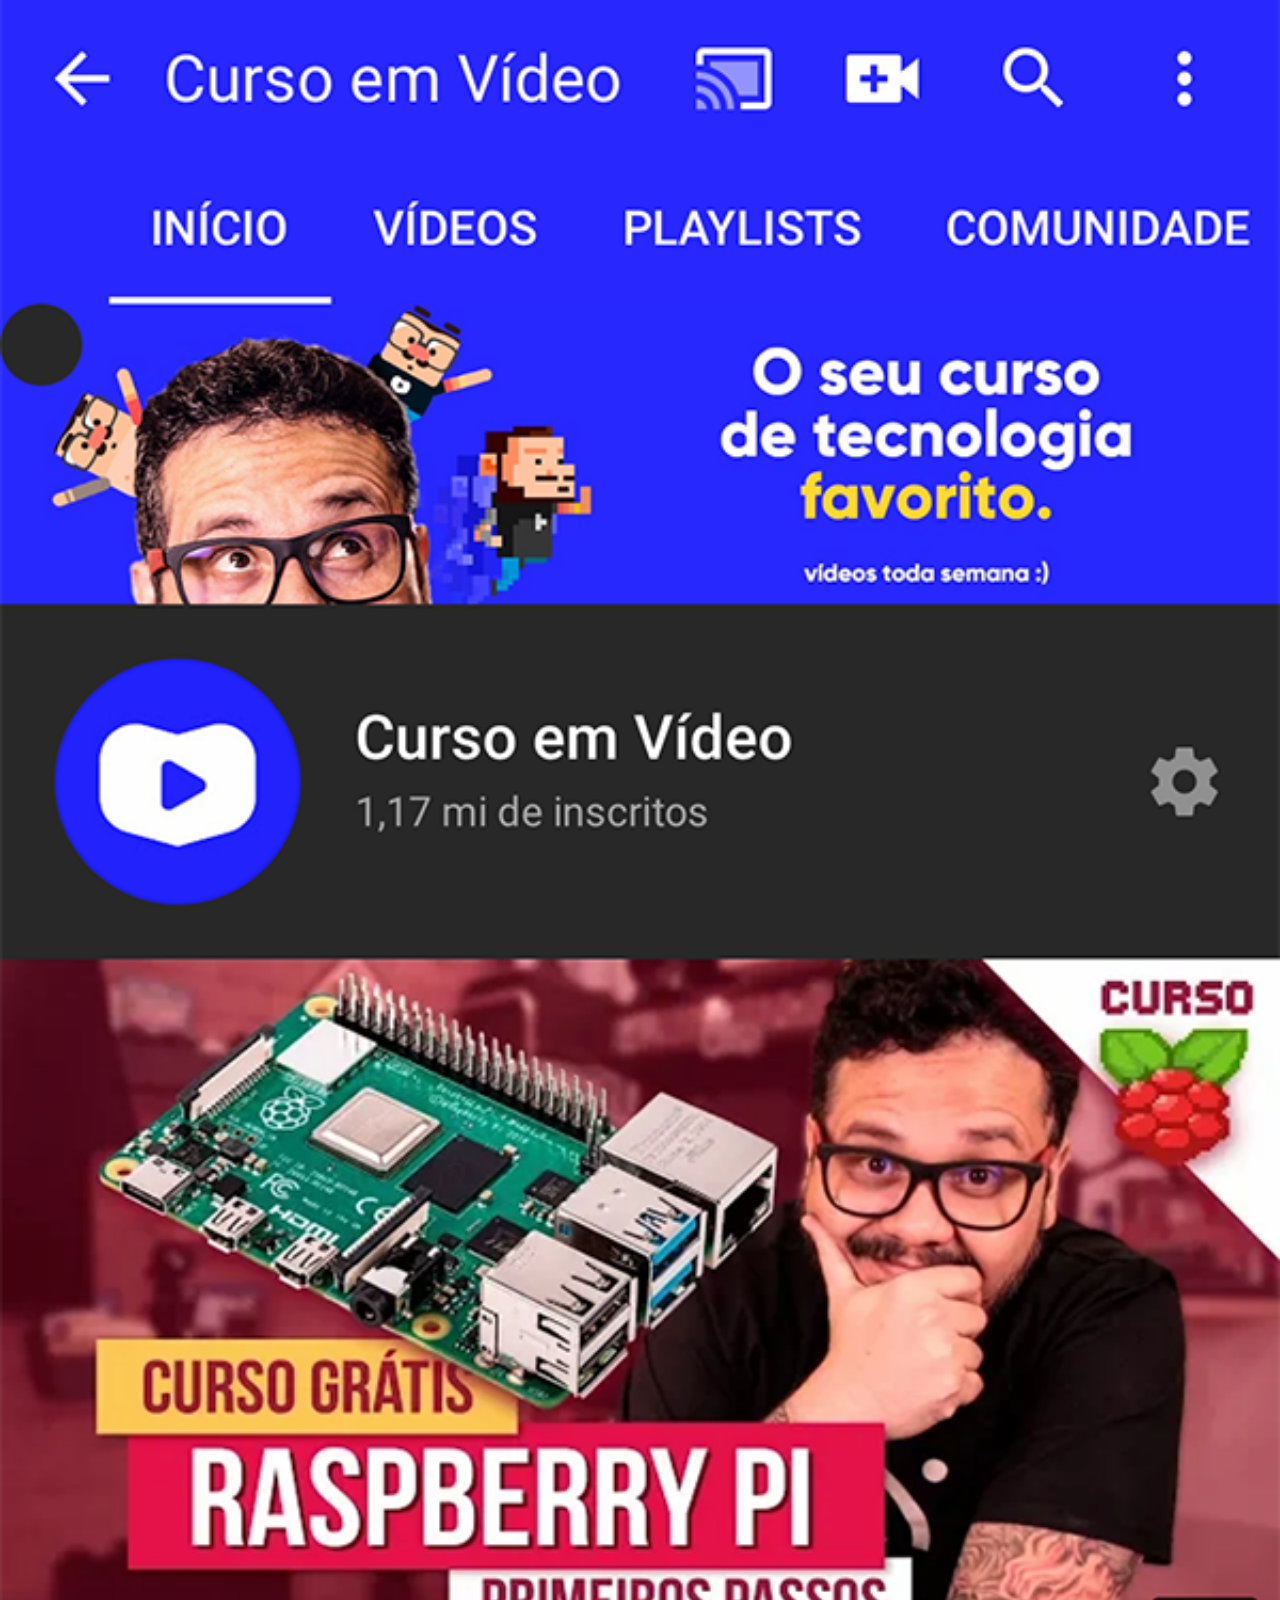
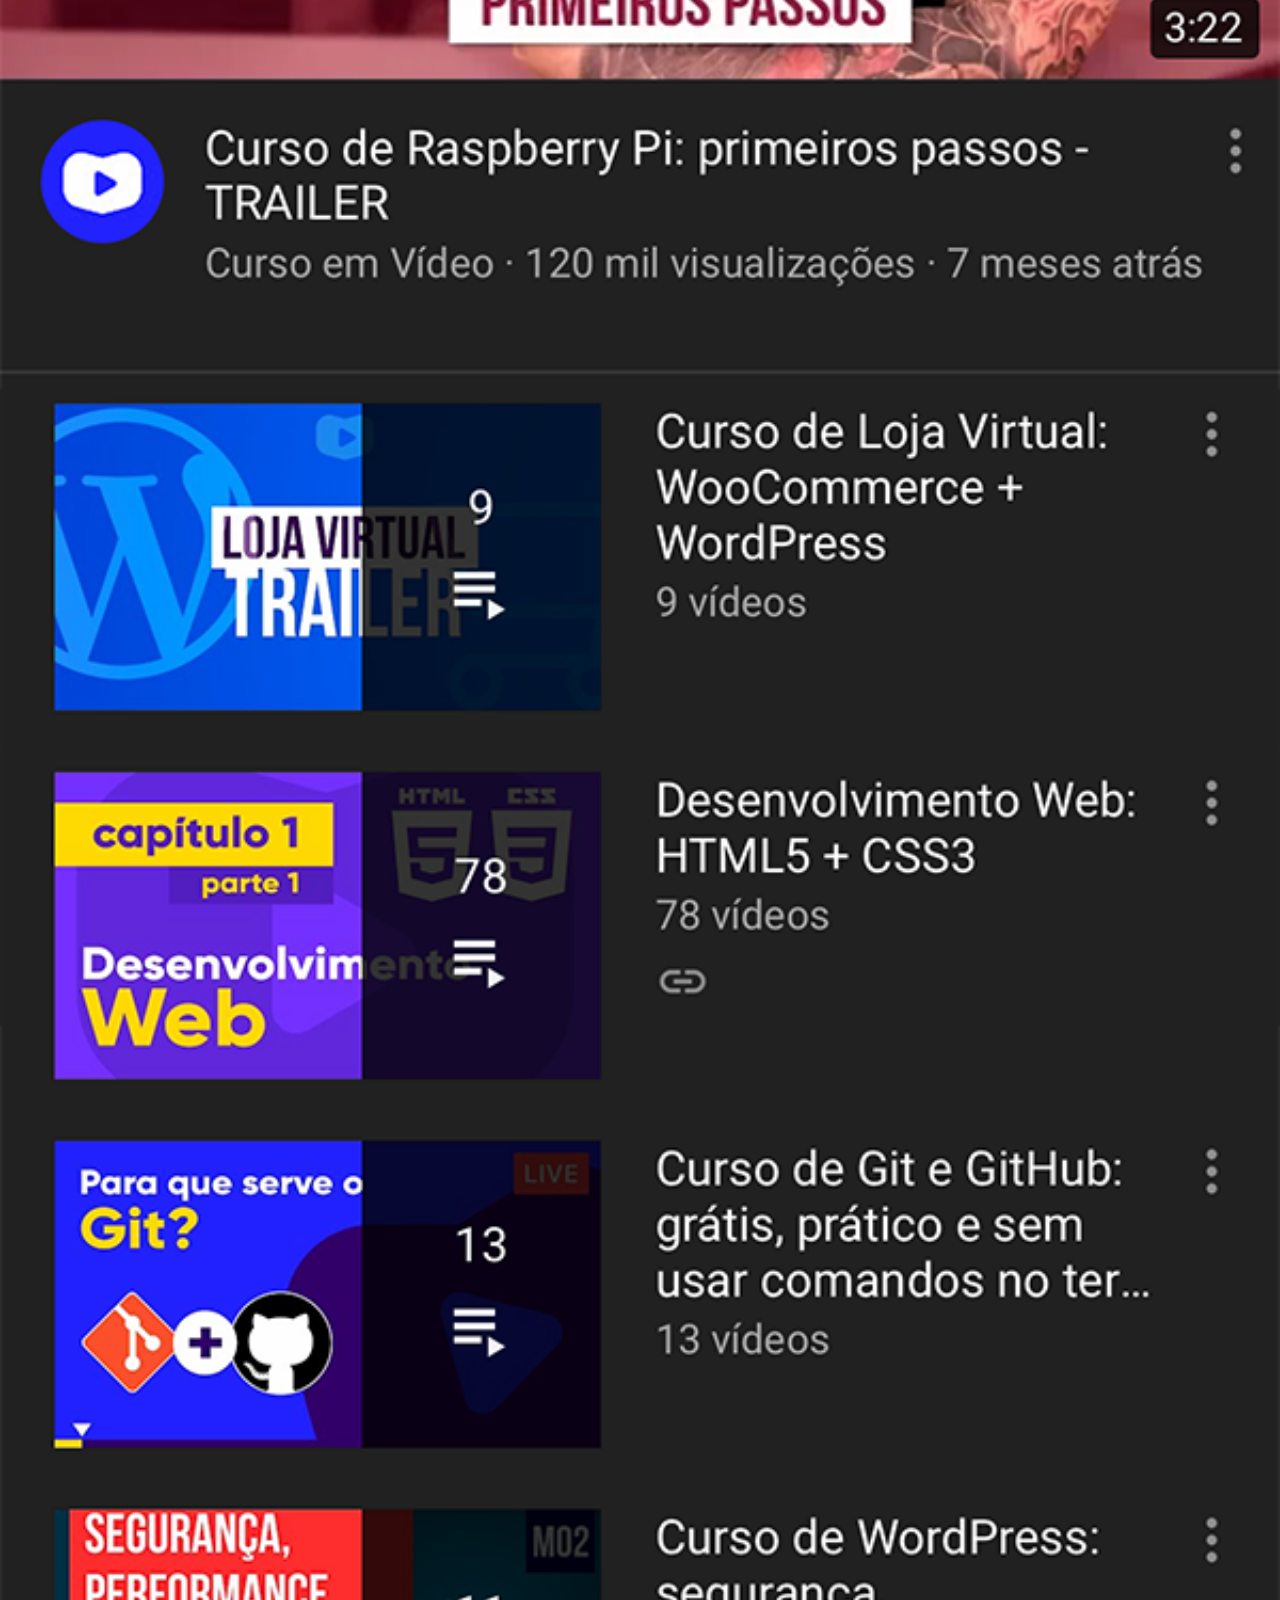
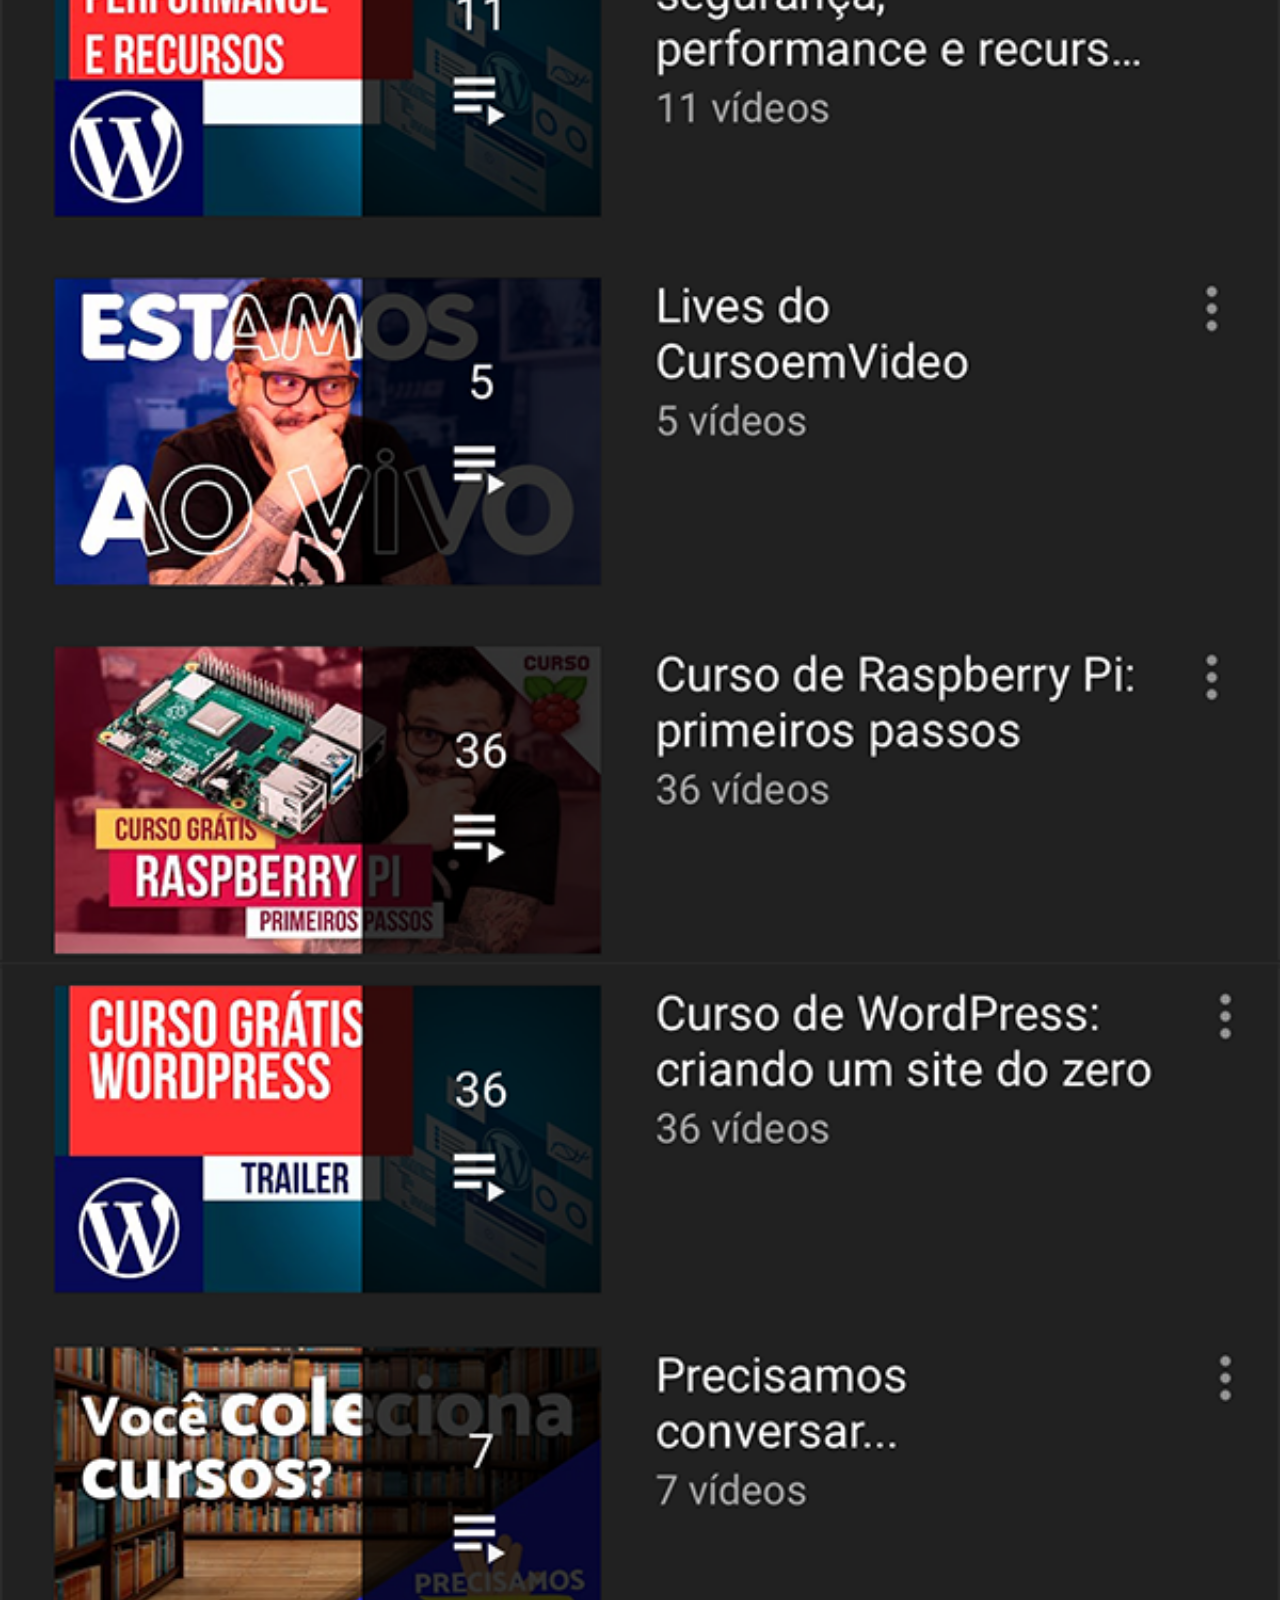
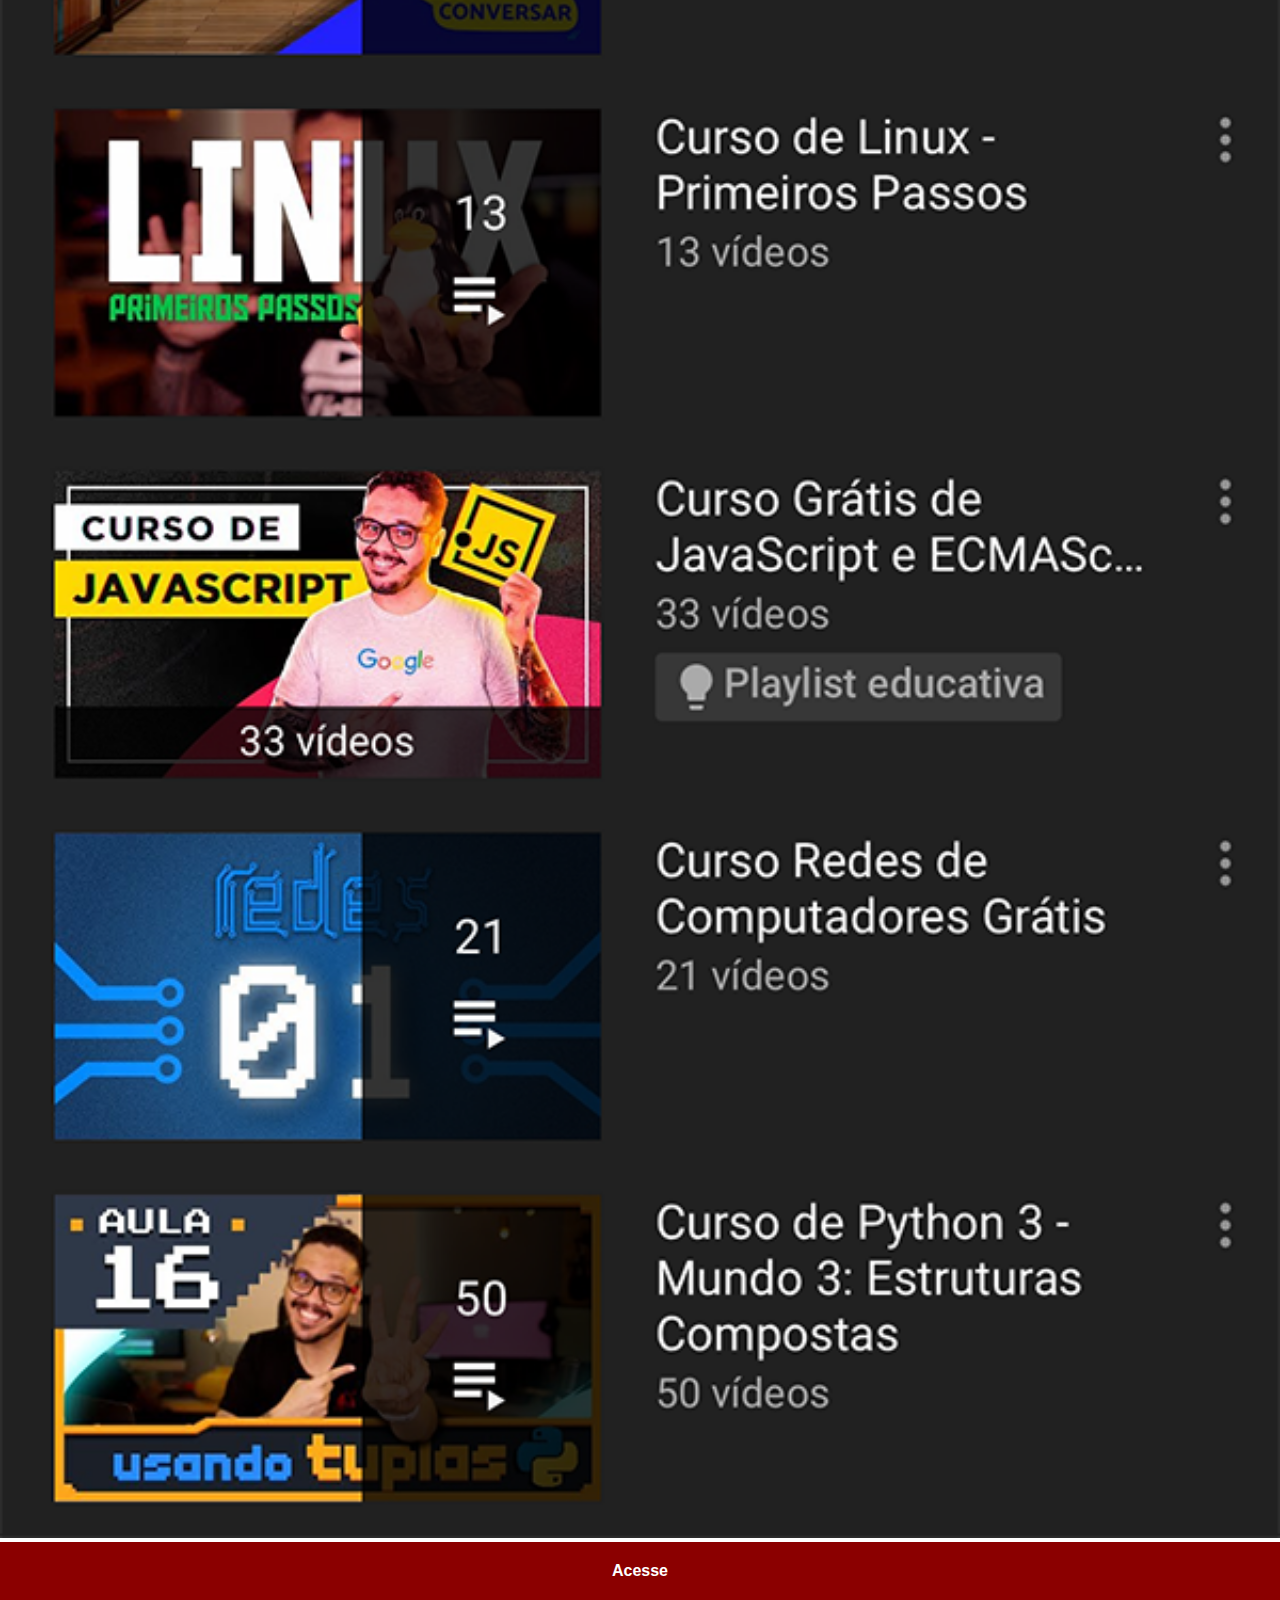
<file: youtube.html>
<!DOCTYPE html>
<html lang="pt-br">
<head>
    <meta charset="UTF-8">
    <meta http-equiv="X-UA-Compatible" content="IE=edge">
    <meta name="viewport" content="width=device-width, initial-scale=1.0">

    <link rel="stylesheet" href="estilos/socials.css">
    <title>YouTube</title>
    
</head>

<body>
    <img src="imagens/tela-youtube.png" alt="YouTube">
    <a href="https://www.youtube.com/@CursoemVideo/playlists" target="_blank">Acesse</a>
</body>
</html>
</file>
<file: estilos/style.css>
@charset "UTF-8";

* {
    margin: 0px;
    padding: 0px;
    font-family: Arial, Helvetica, sans-serif;
}

html, body {
    height: 100vh;
    width: 100vw;
    background-color: black;
}

body {
    background: url(../imagens/fundo-madeira.jpg) no-repeat top center;
    background-size: cover;
    background-attachment: fixed;
}

main {
    position: relative;
    height: 100vh;
}
section#telefone {
    position: absolute;
    top: 50%;
    left: 50%;
    transform: translate(-50%, -50%);
    height: 627px;
    width: 311px;
    background: url(../imagens/frame-iphone.png) no-repeat;
}
 iframe#tela {
    position: relative;
    top: 80px;
    left: 22px;
    width: 267px;
    height: 471px;
 }
section#redes-sociais {
    text-align: right;
}
 section#redes-sociais img {
    width: 50px;
    margin: 10px;
    border-radius: 50%;
    box-shadow: 2px 2px 5px rgba(0, 0, 0, 0.387);
 }
section#redes-sociais img:hover {
    border: 2px solid rgba(255, 255, 255, 0.62);
    transform: translate(-3px, -3px);
    box-shadow: 5px 5px 10px rgba(0, 0, 0, 0.637);
    transition: transform 0.5s, border 1s;
}
</file>
<file: estilos/socials.css>
@charset "UTF-8";

* {
    margin: 0px;
    padding: 0px;
    font-family: Arial, Helvetica, sans-serif;

}
::-webkit-scrollbar {
    width: 0px;
    height: 0px;
}
img {
    width: 100vw;


}
a{
    display: block;
    background-color: darkred;
    padding: 20px;
    text-align: center;
    font-weight: bolder;
    text-decoration: none;
    color: white;
}
a:hover {
    background-color: red;
}
</file>
